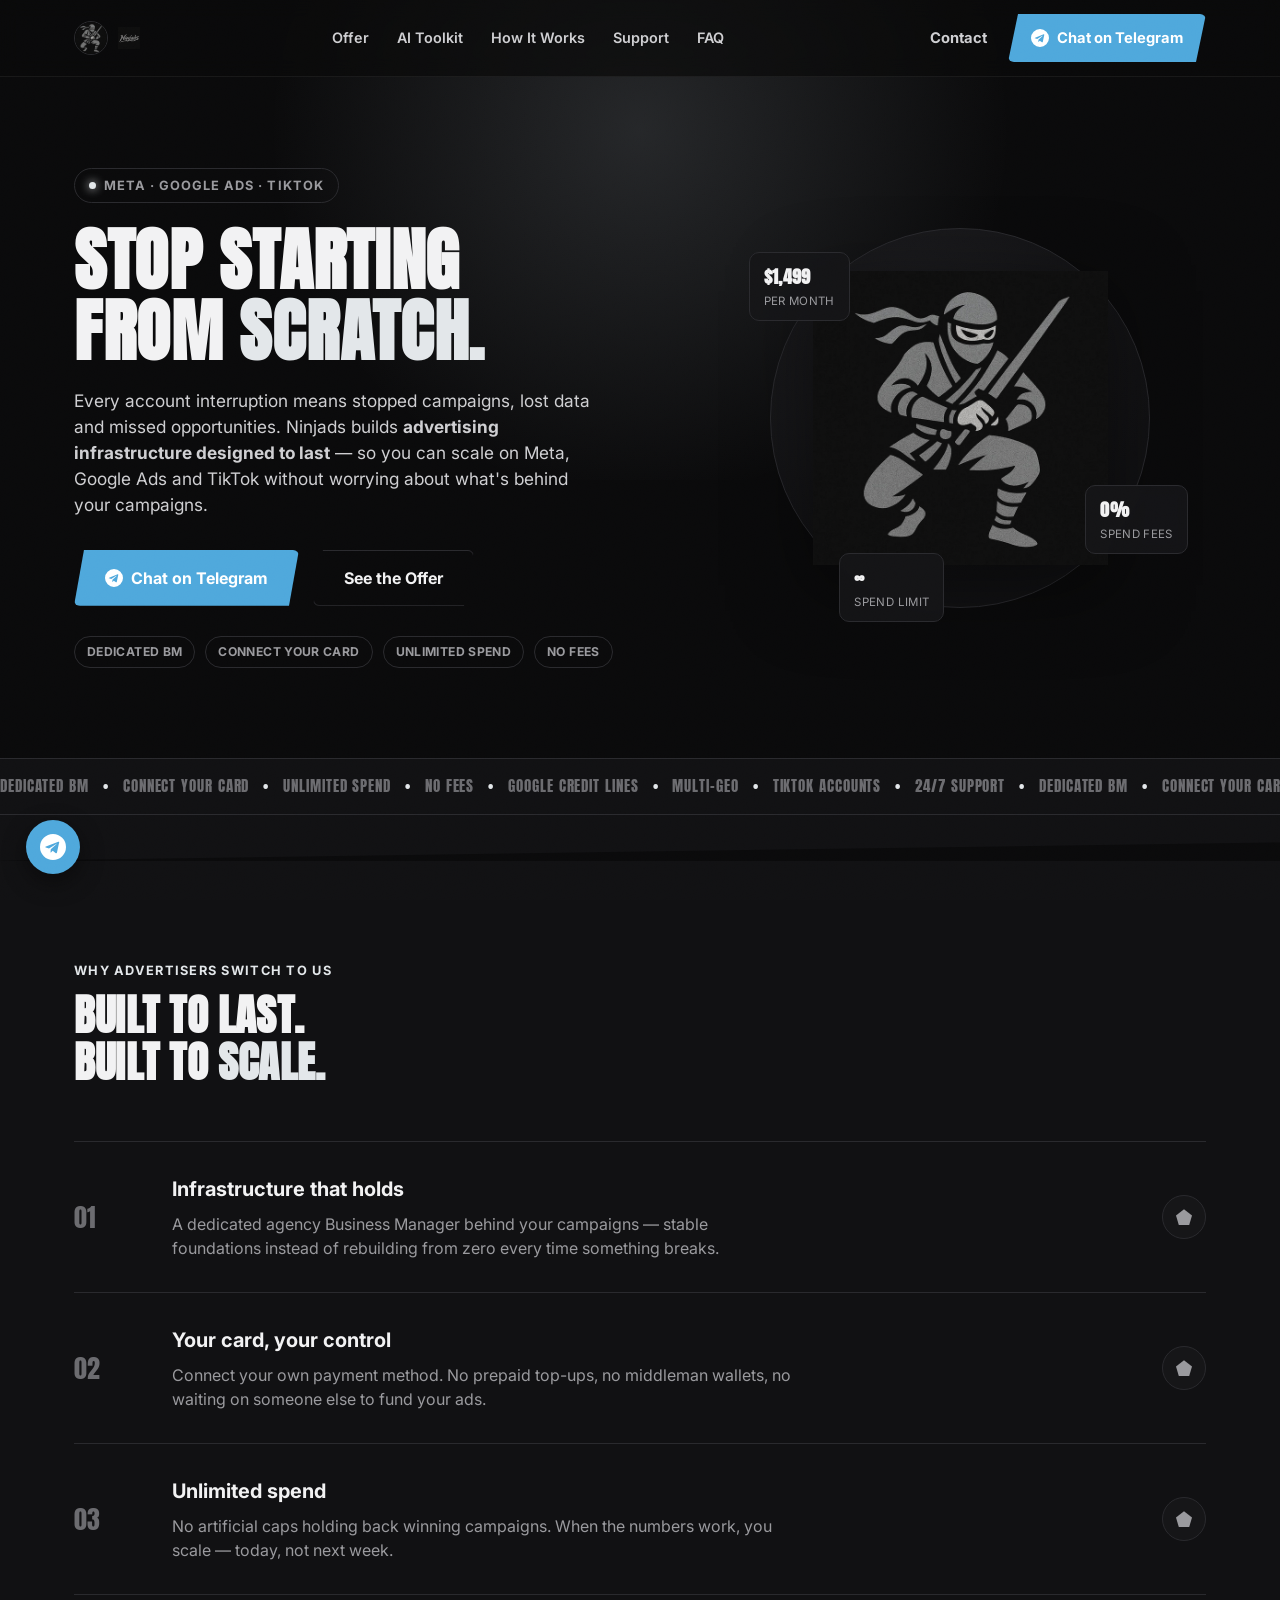
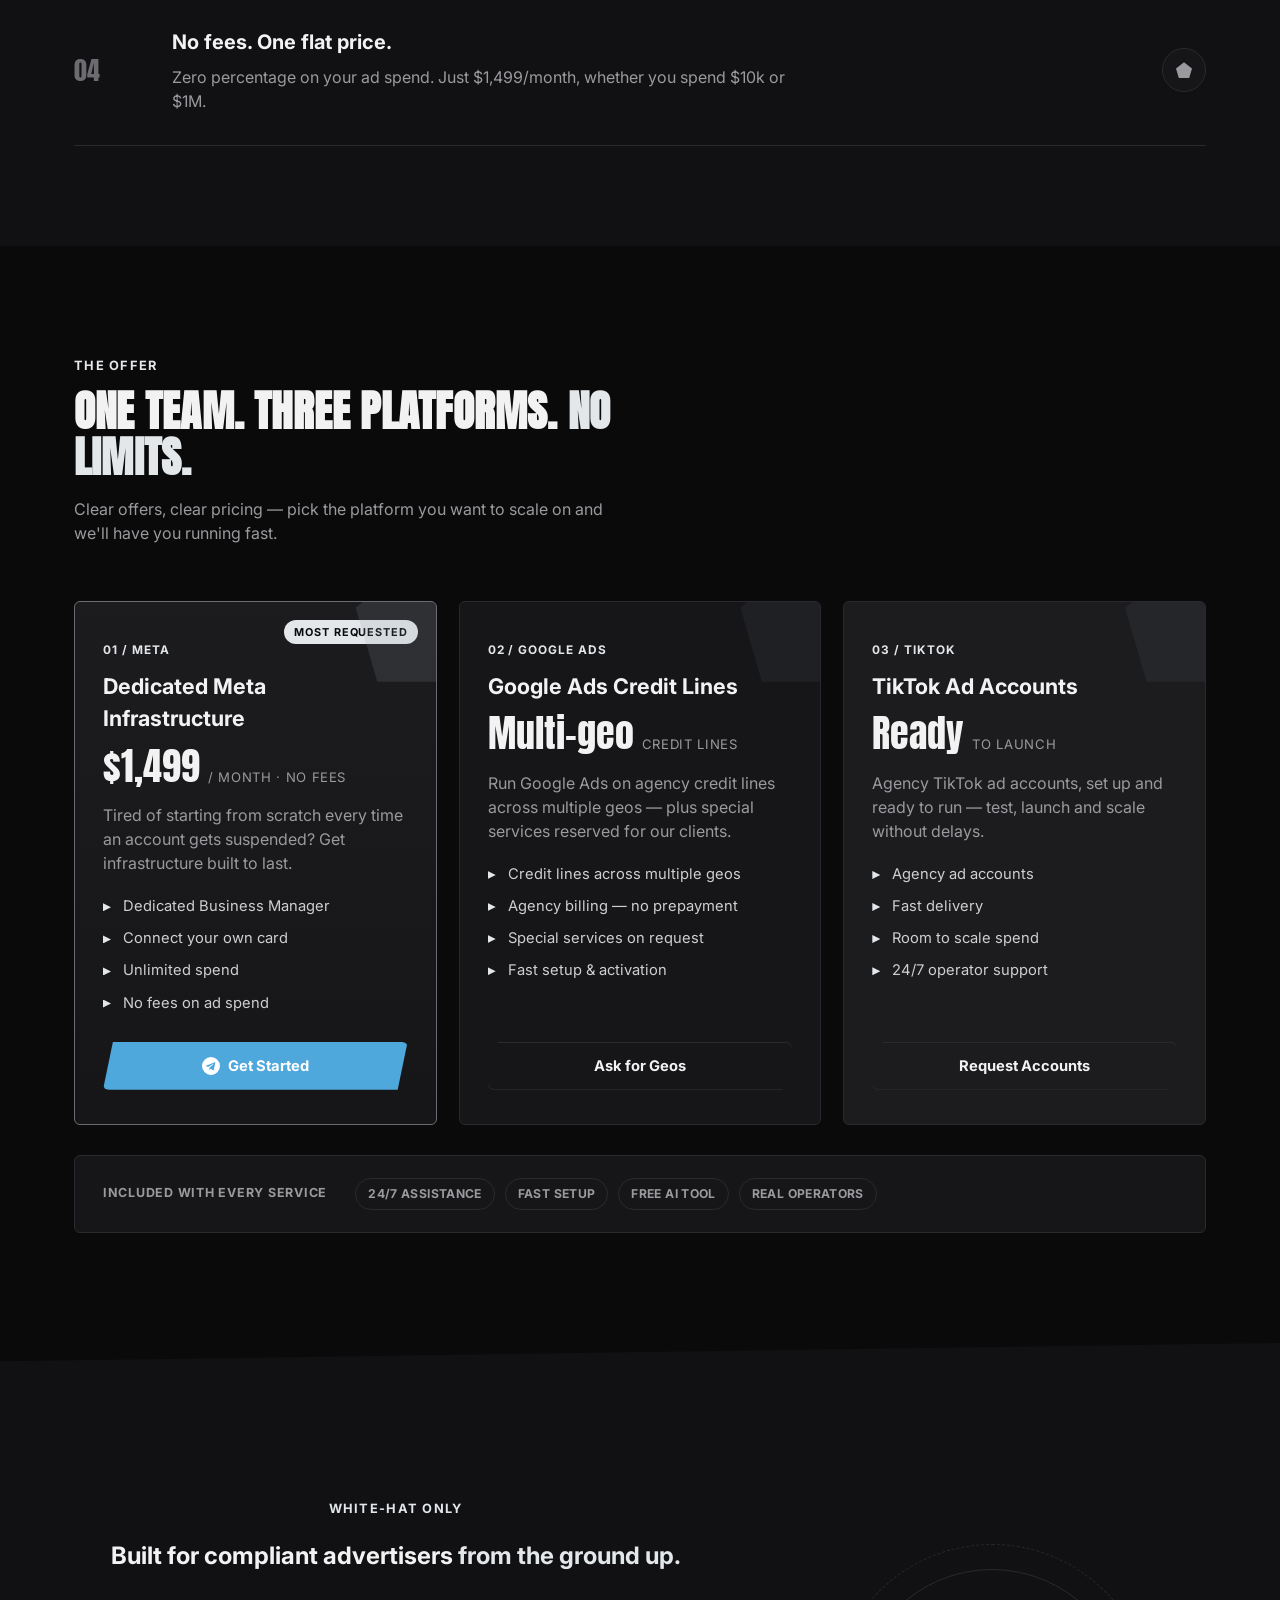
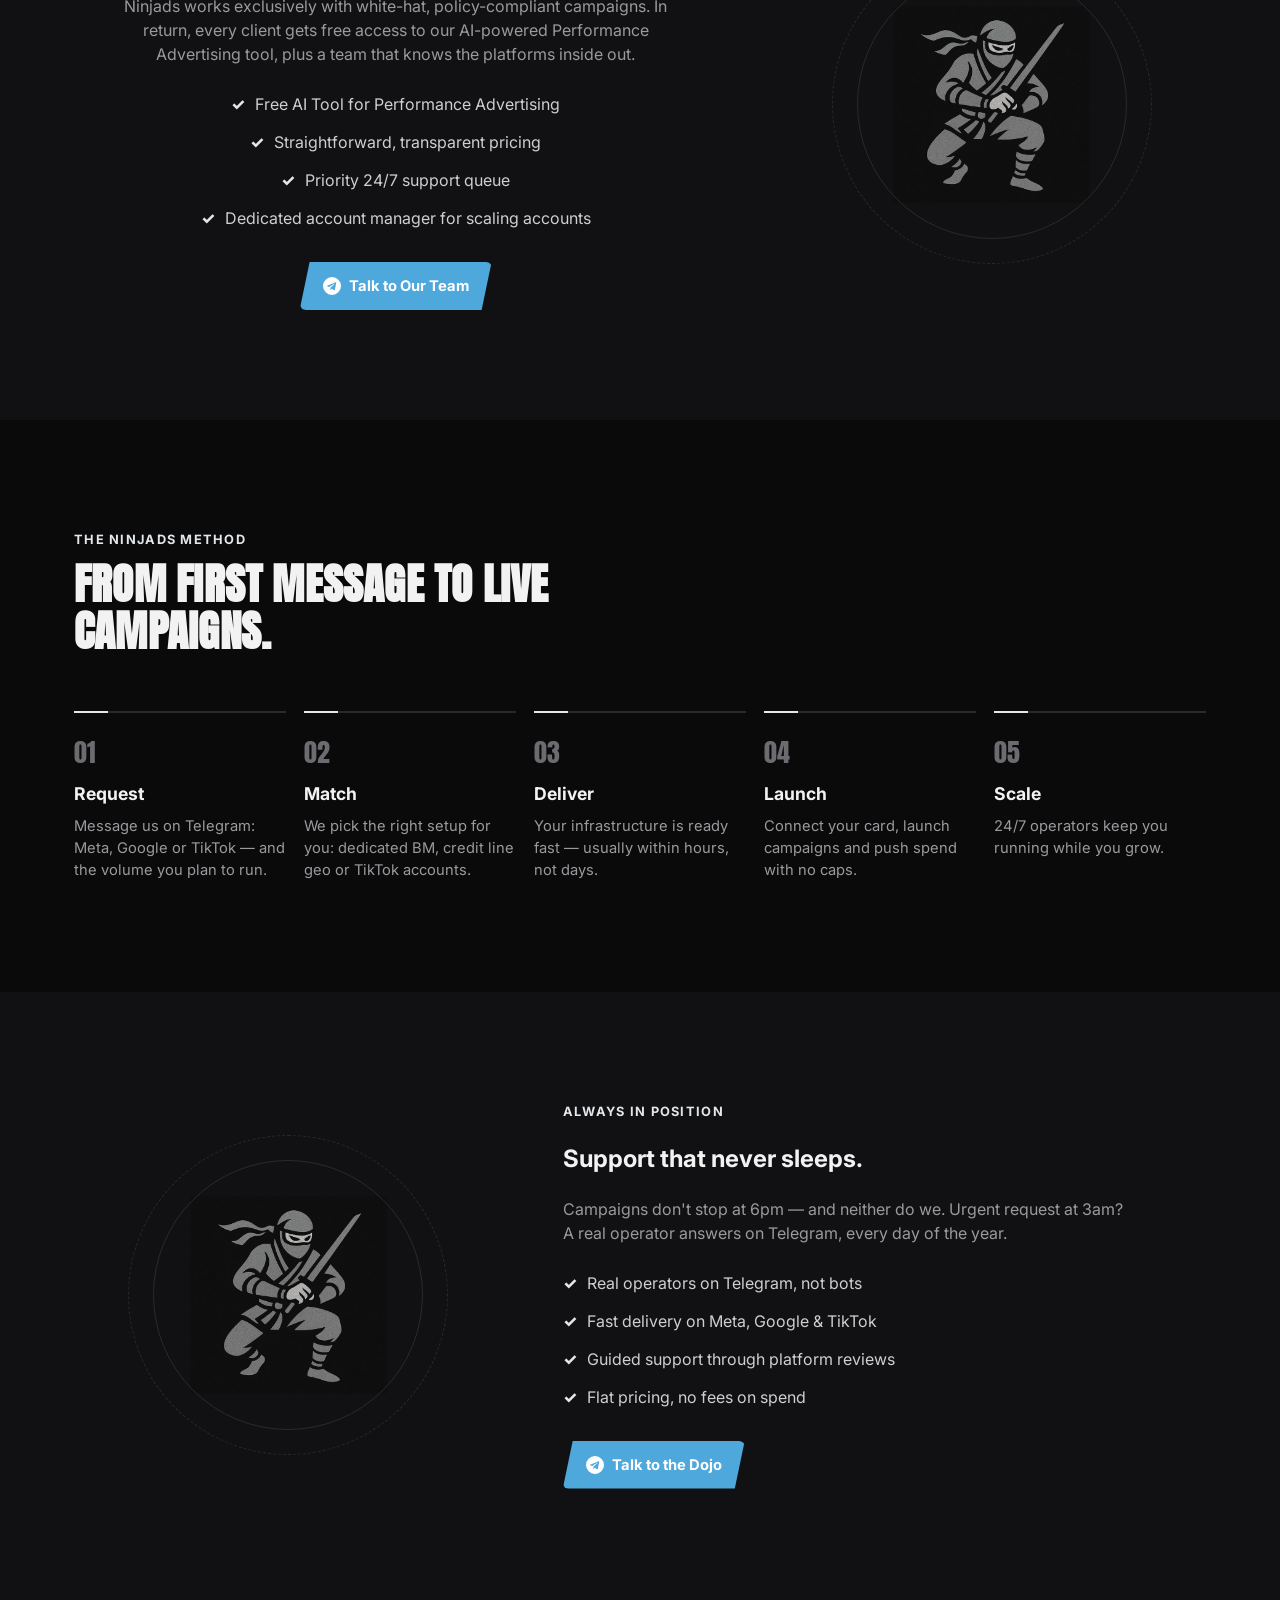
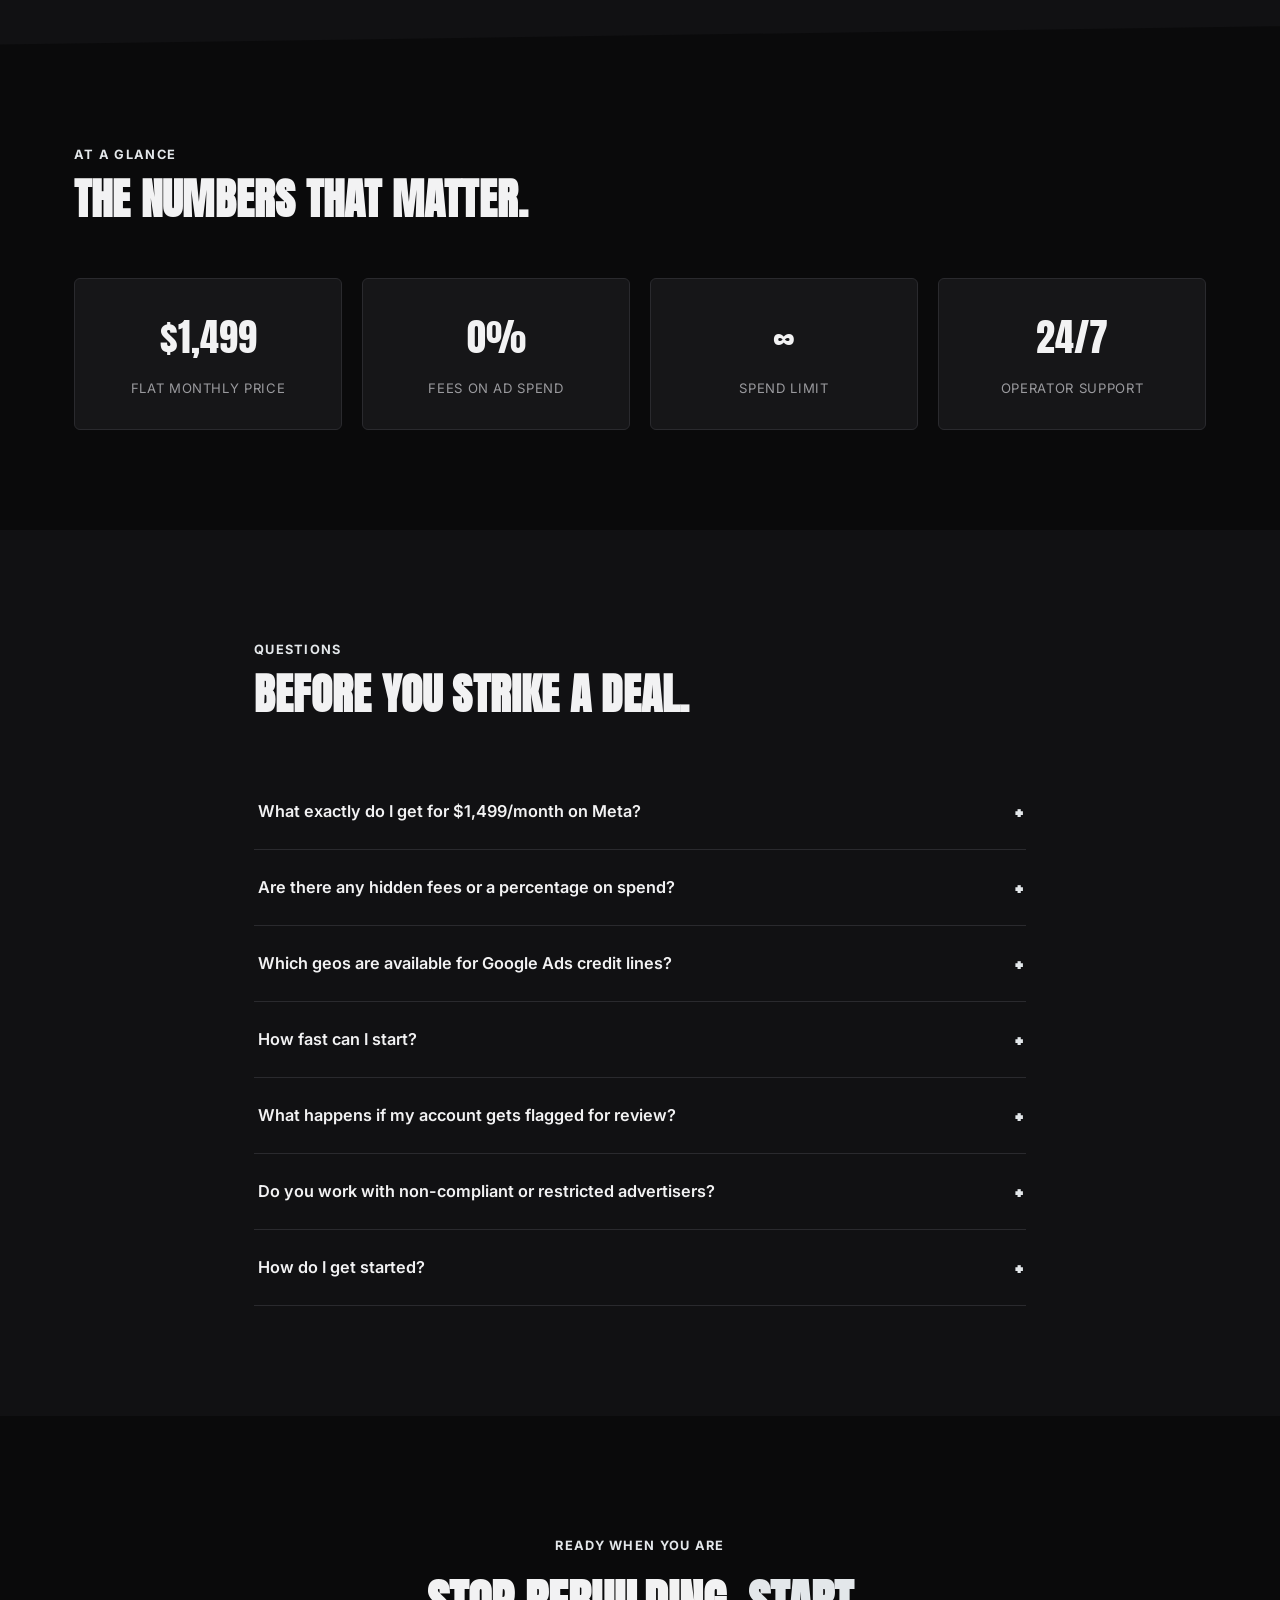
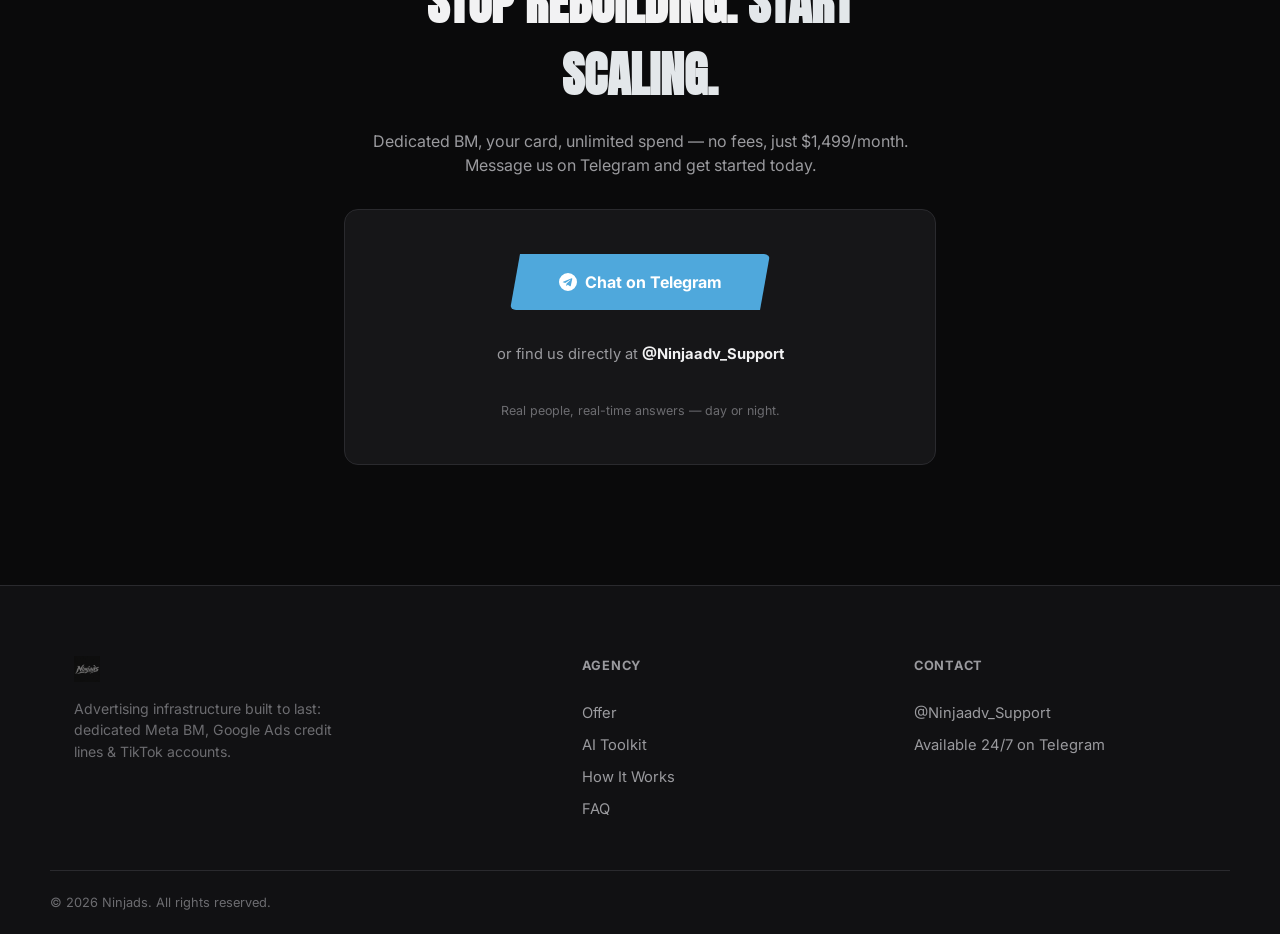
<file: index.html>
<!DOCTYPE html>
<html lang="en">
<head>
<meta charset="UTF-8">
<!-- Google Tag Manager -->
<script>(function(w,d,s,l,i){w[l]=w[l]||[];w[l].push({'gtm.start':
new Date().getTime(),event:'gtm.js'});var f=d.getElementsByTagName(s)[0],
j=d.createElement(s),dl=l!='dataLayer'?'&l='+l:'';j.async=true;j.src=
'https://www.googletagmanager.com/gtm.js?id='+i+dl;f.parentNode.insertBefore(j,f);
})(window,document,'script','dataLayer','GTM-PDC67V65');</script>
<!-- End Google Tag Manager -->
<meta name="viewport" content="width=device-width, initial-scale=1.0">
<title>Ninjads — Dedicated Meta BM, Google Credit Lines &amp; TikTok Accounts</title>
<meta name="description" content="Advertising infrastructure built to last. Dedicated Meta Business Manager, connect your own card, unlimited spend — no fees, just $1,499/month. Plus Google Ads credit lines across multiple geos and TikTok agency accounts.">
<link rel="icon" href="assets/img/ninjads-mascot.jpg" type="image/jpeg">
<link rel="preconnect" href="https://fonts.googleapis.com">
<link rel="preconnect" href="https://fonts.gstatic.com" crossorigin>
<link href="https://fonts.googleapis.com/css2?family=Anton&family=Inter:wght@400;500;600;700;800&display=swap" rel="stylesheet">
<link rel="stylesheet" href="css/style.css">
</head>
<body>
<!-- Google Tag Manager (noscript) -->
<noscript><iframe src="https://www.googletagmanager.com/ns.html?id=GTM-PDC67V65"
height="0" width="0" style="display:none;visibility:hidden"></iframe></noscript>
<!-- End Google Tag Manager (noscript) -->

<div class="noise-overlay" aria-hidden="true"></div>

<!-- ============ NAV ============ -->
<header class="site-header" id="header">
  <div class="container header-inner">
    <a href="#top" class="brand">
      <img src="assets/img/ninjads-mascot.jpg" alt="" class="brand-mark">
      <img src="assets/img/ninjads-wordmark.png" alt="Ninjads" class="brand-logo">
    </a>

    <nav class="main-nav" id="mainNav">
      <a href="#services">Offer</a>
      <a href="#toolkit">AI Toolkit</a>
      <a href="#process">How It Works</a>
      <a href="#support">Support</a>
      <a href="#faq">FAQ</a>
    </nav>

    <div class="header-cta">
      <a href="#contact" class="btn btn-ghost">Contact</a>
      <a href="https://t.me/Ninjaadv_Support" class="btn btn-telegram" target="_blank" rel="noopener">
        <svg class="btn-icon" viewBox="0 0 240 240" fill="currentColor" aria-hidden="true"><path d="M120 0a120 120 0 100 240 120 120 0 000-240zm55.6 82.5l-18.9 89.2c-1.4 6.4-5.2 8-10.5 5l-29-21.4-14 13.5c-1.6 1.6-2.9 2.9-5.9 2.9l2.1-30 54.6-49.3c2.4-2.1-.5-3.3-3.7-1.2l-67.5 42.5-29.1-9.1c-6.3-2-6.4-6.3 1.3-9.3l113.8-43.9c5.3-1.9 9.9 1.3 8.1 9.1z"/></svg>
        Chat on Telegram
      </a>
    </div>

    <button class="nav-toggle" id="navToggle" aria-label="Toggle menu" aria-expanded="false">
      <span></span><span></span><span></span>
    </button>
  </div>
</header>

<main id="top">

  <!-- ============ HERO ============ -->
  <section class="hero">
    <div class="hero-glow" aria-hidden="true"></div>
    <div class="container hero-inner">
      <div class="hero-copy reveal">
        <span class="eyebrow"><i class="dot"></i>Meta · Google Ads · TikTok</span>
        <h1>Stop starting<br>from <span class="accent">scratch.</span></h1>
        <p class="hero-sub">
          Every account interruption means stopped campaigns, lost data and missed opportunities.
          Ninjads builds <strong>advertising infrastructure designed to last</strong> — so you can scale
          on Meta, Google Ads and TikTok without worrying about what's behind your campaigns.
        </p>
        <div class="hero-actions">
          <a href="https://t.me/Ninjaadv_Support" class="btn btn-telegram btn-lg" target="_blank" rel="noopener">
            <svg class="btn-icon" viewBox="0 0 240 240" fill="currentColor" aria-hidden="true"><path d="M120 0a120 120 0 100 240 120 120 0 000-240zm55.6 82.5l-18.9 89.2c-1.4 6.4-5.2 8-10.5 5l-29-21.4-14 13.5c-1.6 1.6-2.9 2.9-5.9 2.9l2.1-30 54.6-49.3c2.4-2.1-.5-3.3-3.7-1.2l-67.5 42.5-29.1-9.1c-6.3-2-6.4-6.3 1.3-9.3l113.8-43.9c5.3-1.9 9.9 1.3 8.1 9.1z"/></svg>
            Chat on Telegram
          </a>
          <a href="#services" class="btn btn-outline btn-lg">See the Offer</a>
        </div>
        <div class="hero-badges">
          <span class="badge">Dedicated BM</span>
          <span class="badge">Connect Your Card</span>
          <span class="badge">Unlimited Spend</span>
          <span class="badge">No Fees</span>
        </div>
      </div>

      <div class="hero-visual reveal">
        <div class="hero-frame">
          <img src="assets/img/ninjads-mascot.jpg" alt="Ninjads mascot" class="hero-img">
          <span class="stat-chip chip-1"><strong>$1,499</strong>Per Month</span>
          <span class="stat-chip chip-2"><strong>0%</strong>Spend Fees</span>
          <span class="stat-chip chip-3"><strong>∞</strong>Spend Limit</span>
        </div>
      </div>
    </div>

    <div class="marquee" aria-hidden="true">
      <div class="marquee-track">
        <span>DEDICATED BM</span><span>•</span><span>CONNECT YOUR CARD</span><span>•</span>
        <span>UNLIMITED SPEND</span><span>•</span><span>NO FEES</span><span>•</span>
        <span>GOOGLE CREDIT LINES</span><span>•</span><span>MULTI-GEO</span><span>•</span>
        <span>TIKTOK ACCOUNTS</span><span>•</span><span>24/7 SUPPORT</span><span>•</span>
        <span>DEDICATED BM</span><span>•</span><span>CONNECT YOUR CARD</span><span>•</span>
        <span>UNLIMITED SPEND</span><span>•</span><span>NO FEES</span><span>•</span>
        <span>GOOGLE CREDIT LINES</span><span>•</span><span>MULTI-GEO</span><span>•</span>
        <span>TIKTOK ACCOUNTS</span><span>•</span><span>24/7 SUPPORT</span><span>•</span>
      </div>
    </div>
  </section>

  <div class="edge edge-down" aria-hidden="true"></div>

  <!-- ============ VALUE PROPS ============ -->
  <section class="values">
    <div class="container">
      <div class="section-head reveal">
        <span class="kicker">Why advertisers switch to us</span>
        <h2>Built to last.<br>Built to <span class="accent">scale.</span></h2>
      </div>

      <div class="value-list">
        <div class="value-row reveal">
          <div class="value-num">01</div>
          <div class="value-text">
            <h3>Infrastructure that holds</h3>
            <p>A dedicated agency Business Manager behind your campaigns — stable foundations instead of rebuilding from zero every time something breaks.</p>
          </div>
          <div class="value-icon" data-icon="shield"></div>
        </div>
        <div class="value-row reveal">
          <div class="value-num">02</div>
          <div class="value-text">
            <h3>Your card, your control</h3>
            <p>Connect your own payment method. No prepaid top-ups, no middleman wallets, no waiting on someone else to fund your ads.</p>
          </div>
          <div class="value-icon" data-icon="platforms"></div>
        </div>
        <div class="value-row reveal">
          <div class="value-num">03</div>
          <div class="value-text">
            <h3>Unlimited spend</h3>
            <p>No artificial caps holding back winning campaigns. When the numbers work, you scale — today, not next week.</p>
          </div>
          <div class="value-icon" data-icon="clock"></div>
        </div>
        <div class="value-row reveal">
          <div class="value-num">04</div>
          <div class="value-text">
            <h3>No fees. One flat price.</h3>
            <p>Zero percentage on your ad spend. Just $1,499/month, whether you spend $10k or $1M.</p>
          </div>
          <div class="value-icon" data-icon="fee"></div>
        </div>
      </div>
    </div>
  </section>

  <!-- ============ SERVICES ============ -->
  <section class="services" id="services">
    <div class="container">
      <div class="section-head reveal">
        <span class="kicker">The offer</span>
        <h2>One team. Three platforms. <span class="accent">No limits.</span></h2>
        <p class="section-sub">Clear offers, clear pricing — pick the platform you want to scale on and we'll have you running fast.</p>
      </div>

      <div class="service-grid">
        <article class="service-card service-card-featured reveal">
          <span class="service-flag">Most requested</span>
          <div class="service-card-head">
            <span class="service-tag">01 / Meta</span>
            <h3>Dedicated Meta Infrastructure</h3>
          </div>
          <div class="service-price"><strong>$1,499</strong><span>/ month · no fees</span></div>
          <p>Tired of starting from scratch every time an account gets suspended? Get infrastructure built to last.</p>
          <ul class="service-list">
            <li>Dedicated Business Manager</li>
            <li>Connect your own card</li>
            <li>Unlimited spend</li>
            <li>No fees on ad spend</li>
          </ul>
          <a href="https://t.me/Ninjaadv_Support" class="btn btn-telegram service-cta" target="_blank" rel="noopener">
            <svg class="btn-icon" viewBox="0 0 240 240" fill="currentColor" aria-hidden="true"><path d="M120 0a120 120 0 100 240 120 120 0 000-240zm55.6 82.5l-18.9 89.2c-1.4 6.4-5.2 8-10.5 5l-29-21.4-14 13.5c-1.6 1.6-2.9 2.9-5.9 2.9l2.1-30 54.6-49.3c2.4-2.1-.5-3.3-3.7-1.2l-67.5 42.5-29.1-9.1c-6.3-2-6.4-6.3 1.3-9.3l113.8-43.9c5.3-1.9 9.9 1.3 8.1 9.1z"/></svg>
            Get Started
          </a>
        </article>

        <article class="service-card reveal">
          <div class="service-card-head">
            <span class="service-tag">02 / Google Ads</span>
            <h3>Google Ads Credit Lines</h3>
          </div>
          <div class="service-price"><strong>Multi-geo</strong><span>credit lines</span></div>
          <p>Run Google Ads on agency credit lines across multiple geos — plus special services reserved for our clients.</p>
          <ul class="service-list">
            <li>Credit lines across multiple geos</li>
            <li>Agency billing — no prepayment</li>
            <li>Special services on request</li>
            <li>Fast setup &amp; activation</li>
          </ul>
          <a href="https://t.me/Ninjaadv_Support" class="btn btn-outline service-cta" target="_blank" rel="noopener">Ask for Geos</a>
        </article>

        <article class="service-card service-card-alt reveal">
          <div class="service-card-head">
            <span class="service-tag">03 / TikTok</span>
            <h3>TikTok Ad Accounts</h3>
          </div>
          <div class="service-price"><strong>Ready</strong><span>to launch</span></div>
          <p>Agency TikTok ad accounts, set up and ready to run — test, launch and scale without delays.</p>
          <ul class="service-list">
            <li>Agency ad accounts</li>
            <li>Fast delivery</li>
            <li>Room to scale spend</li>
            <li>24/7 operator support</li>
          </ul>
          <a href="https://t.me/Ninjaadv_Support" class="btn btn-outline service-cta" target="_blank" rel="noopener">Request Accounts</a>
        </article>
      </div>

      <div class="service-includes reveal">
        <span class="service-includes-label">Included with every service</span>
        <div class="service-includes-list">
          <span class="badge">24/7 Assistance</span>
          <span class="badge">Fast Setup</span>
          <span class="badge">Free AI Tool</span>
          <span class="badge">Real Operators</span>
        </div>
      </div>
    </div>
  </section>

  <div class="edge edge-up" aria-hidden="true"></div>

  <!-- ============ AI TOOLKIT ============ -->
  <section class="toolkit" id="toolkit">
    <div class="container support-inner flip">
      <div class="support-copy center-copy reveal">
        <span class="kicker">White-hat only</span>
        <h2>Built for compliant advertisers <span class="accent">from the ground up.</span></h2>
        <p class="section-sub">
          Ninjads works exclusively with white-hat, policy-compliant campaigns. In return, every
          client gets free access to our AI-powered Performance Advertising tool, plus a team
          that knows the platforms inside out.
        </p>
        <ul class="support-list">
          <li><span class="check">✓</span> Free AI Tool for Performance Advertising</li>
          <li><span class="check">✓</span> Straightforward, transparent pricing</li>
          <li><span class="check">✓</span> Priority 24/7 support queue</li>
          <li><span class="check">✓</span> Dedicated account manager for scaling accounts</li>
        </ul>
        <a href="https://t.me/Ninjaadv_Support" class="btn btn-telegram" target="_blank" rel="noopener">
          <svg class="btn-icon" viewBox="0 0 240 240" fill="currentColor" aria-hidden="true"><path d="M120 0a120 120 0 100 240 120 120 0 000-240zm55.6 82.5l-18.9 89.2c-1.4 6.4-5.2 8-10.5 5l-29-21.4-14 13.5c-1.6 1.6-2.9 2.9-5.9 2.9l2.1-30 54.6-49.3c2.4-2.1-.5-3.3-3.7-1.2l-67.5 42.5-29.1-9.1c-6.3-2-6.4-6.3 1.3-9.3l113.8-43.9c5.3-1.9 9.9 1.3 8.1 9.1z"/></svg>
          Talk to Our Team
        </a>
      </div>
      <div class="support-visual reveal">
        <div class="support-ring">
          <img src="assets/img/ninjads-mascot.jpg" alt="Ninjads mascot" class="support-img">
        </div>
      </div>
    </div>
  </section>

  <!-- ============ PROCESS ============ -->
  <section class="process" id="process">
    <div class="container">
      <div class="section-head reveal">
        <span class="kicker">The Ninjads method</span>
        <h2>From first message to live campaigns.</h2>
      </div>

      <div class="process-grid">
        <div class="process-step reveal">
          <span class="process-index">01</span>
          <h3>Request</h3>
          <p>Message us on Telegram: Meta, Google or TikTok — and the volume you plan to run.</p>
        </div>
        <div class="process-step reveal">
          <span class="process-index">02</span>
          <h3>Match</h3>
          <p>We pick the right setup for you: dedicated BM, credit line geo or TikTok accounts.</p>
        </div>
        <div class="process-step reveal">
          <span class="process-index">03</span>
          <h3>Deliver</h3>
          <p>Your infrastructure is ready fast — usually within hours, not days.</p>
        </div>
        <div class="process-step reveal">
          <span class="process-index">04</span>
          <h3>Launch</h3>
          <p>Connect your card, launch campaigns and push spend with no caps.</p>
        </div>
        <div class="process-step reveal">
          <span class="process-index">05</span>
          <h3>Scale</h3>
          <p>24/7 operators keep you running while you grow.</p>
        </div>
      </div>
    </div>
  </section>

  <!-- ============ 24/7 SUPPORT ============ -->
  <section class="support" id="support">
    <div class="container support-inner">
      <div class="support-visual reveal">
        <div class="support-ring">
          <img src="assets/img/ninjads-mascot.jpg" alt="Ninjads mascot" class="support-img">
        </div>
      </div>
      <div class="support-copy reveal">
        <span class="kicker">Always in position</span>
        <h2>Support that never sleeps.</h2>
        <p class="section-sub">
          Campaigns don't stop at 6pm — and neither do we. Urgent request at 3am?
          A real operator answers on Telegram, every day of the year.
        </p>
        <ul class="support-list">
          <li><span class="check">✓</span> Real operators on Telegram, not bots</li>
          <li><span class="check">✓</span> Fast delivery on Meta, Google &amp; TikTok</li>
          <li><span class="check">✓</span> Guided support through platform reviews</li>
          <li><span class="check">✓</span> Flat pricing, no fees on spend</li>
        </ul>
        <a href="https://t.me/Ninjaadv_Support" class="btn btn-telegram" target="_blank" rel="noopener">
          <svg class="btn-icon" viewBox="0 0 240 240" fill="currentColor" aria-hidden="true"><path d="M120 0a120 120 0 100 240 120 120 0 000-240zm55.6 82.5l-18.9 89.2c-1.4 6.4-5.2 8-10.5 5l-29-21.4-14 13.5c-1.6 1.6-2.9 2.9-5.9 2.9l2.1-30 54.6-49.3c2.4-2.1-.5-3.3-3.7-1.2l-67.5 42.5-29.1-9.1c-6.3-2-6.4-6.3 1.3-9.3l113.8-43.9c5.3-1.9 9.9 1.3 8.1 9.1z"/></svg>
          Talk to the Dojo
        </a>
      </div>
    </div>
  </section>

  <div class="edge edge-down" aria-hidden="true"></div>

  <!-- ============ AT A GLANCE ============ -->
  <section class="stats" id="results">
    <div class="container">
      <div class="section-head reveal">
        <span class="kicker">At a glance</span>
        <h2>The numbers that matter.</h2>
      </div>
      <div class="stats-grid">
        <div class="stat-card reveal">
          <span class="stat-value">$1,499</span>
          <span class="stat-label">Flat monthly price</span>
        </div>
        <div class="stat-card reveal">
          <span class="stat-value">0%</span>
          <span class="stat-label">Fees on ad spend</span>
        </div>
        <div class="stat-card reveal">
          <span class="stat-value">∞</span>
          <span class="stat-label">Spend limit</span>
        </div>
        <div class="stat-card reveal">
          <span class="stat-value">24/7</span>
          <span class="stat-label">Operator support</span>
        </div>
      </div>
    </div>
  </section>

  <!-- ============ FAQ ============ -->
  <section class="faq" id="faq">
    <div class="container faq-inner">
      <div class="section-head reveal">
        <span class="kicker">Questions</span>
        <h2>Before you strike a deal.</h2>
      </div>

      <div class="accordion" id="accordion">
        <div class="accordion-item reveal">
          <button class="accordion-trigger" aria-expanded="false">
            <span>What exactly do I get for $1,499/month on Meta?</span>
            <span class="accordion-icon">+</span>
          </button>
          <div class="accordion-panel">
            <p>A dedicated Business Manager, the ability to connect your own card, unlimited spend and 24/7 operator support. No fees on your ad spend — the monthly price is all you pay us.</p>
          </div>
        </div>
        <div class="accordion-item reveal">
          <button class="accordion-trigger" aria-expanded="false">
            <span>Are there any hidden fees or a percentage on spend?</span>
            <span class="accordion-icon">+</span>
          </button>
          <div class="accordion-panel">
            <p>No. Zero percentage on spend, no top-up commissions, no setup surprises. One flat monthly price for Meta; Google and TikTok pricing is quoted upfront on Telegram.</p>
          </div>
        </div>
        <div class="accordion-item reveal">
          <button class="accordion-trigger" aria-expanded="false">
            <span>Which geos are available for Google Ads credit lines?</span>
            <span class="accordion-icon">+</span>
          </button>
          <div class="accordion-panel">
            <p>Availability changes over time — message us on Telegram with your target markets and we'll confirm the geos and special services available right now.</p>
          </div>
        </div>
        <div class="accordion-item reveal">
          <button class="accordion-trigger" aria-expanded="false">
            <span>How fast can I start?</span>
            <span class="accordion-icon">+</span>
          </button>
          <div class="accordion-panel">
            <p>Most setups are delivered within hours, not days. Message us on Telegram and we'll confirm timing for your platform and volume.</p>
          </div>
        </div>
        <div class="accordion-item reveal">
          <button class="accordion-trigger" aria-expanded="false">
            <span>What happens if my account gets flagged for review?</span>
            <span class="accordion-icon">+</span>
          </button>
          <div class="accordion-panel">
            <p>We're here 24/7 to help you understand the flag, gather what's needed, and guide you through the platform's own review process.</p>
          </div>
        </div>
        <div class="accordion-item reveal">
          <button class="accordion-trigger" aria-expanded="false">
            <span>Do you work with non-compliant or restricted advertisers?</span>
            <span class="accordion-icon">+</span>
          </button>
          <div class="accordion-panel">
            <p>No — we work exclusively with white-hat, policy-compliant advertisers. In return, every client gets transparent pricing, priority support and free access to our AI Performance Advertising tool.</p>
          </div>
        </div>
        <div class="accordion-item reveal">
          <button class="accordion-trigger" aria-expanded="false">
            <span>How do I get started?</span>
            <span class="accordion-icon">+</span>
          </button>
          <div class="accordion-panel">
            <p>Message us directly on Telegram at <strong>@Ninjaadv_Support</strong> — a real operator will walk you through the offer and availability, 24/7.</p>
          </div>
        </div>
      </div>
    </div>
  </section>

  <!-- ============ FINAL CTA / CONTACT ============ -->
  <section class="final-cta" id="contact">
    <div class="container final-cta-inner reveal">
      <span class="kicker">Ready when you are</span>
      <h2>Stop rebuilding. <span class="accent">Start scaling.</span></h2>
      <p class="section-sub">Dedicated BM, your card, unlimited spend — no fees, just $1,499/month. Message us on Telegram and get started today.</p>
      <div class="contact-card">
        <a href="https://t.me/Ninjaadv_Support" class="btn btn-telegram btn-lg" target="_blank" rel="noopener">
          <svg class="btn-icon" viewBox="0 0 240 240" fill="currentColor" aria-hidden="true"><path d="M120 0a120 120 0 100 240 120 120 0 000-240zm55.6 82.5l-18.9 89.2c-1.4 6.4-5.2 8-10.5 5l-29-21.4-14 13.5c-1.6 1.6-2.9 2.9-5.9 2.9l2.1-30 54.6-49.3c2.4-2.1-.5-3.3-3.7-1.2l-67.5 42.5-29.1-9.1c-6.3-2-6.4-6.3 1.3-9.3l113.8-43.9c5.3-1.9 9.9 1.3 8.1 9.1z"/></svg>
          Chat on Telegram
        </a>
        <p class="contact-handle">or find us directly at <strong>@Ninjaadv_Support</strong></p>
        <p class="form-note">Real people, real-time answers — day or night.</p>
      </div>
    </div>
  </section>

</main>

<!-- ============ FOOTER ============ -->
<footer class="site-footer">
  <div class="container footer-inner">
    <div class="footer-brand">
      <a href="#top" class="brand">
        <img src="assets/img/ninjads-wordmark.png" alt="Ninjads" class="brand-logo">
      </a>
      <p>Advertising infrastructure built to last: dedicated Meta BM, Google Ads credit lines &amp; TikTok accounts.</p>
    </div>

    <div class="footer-col">
      <h4>Agency</h4>
      <a href="#services">Offer</a>
      <a href="#toolkit">AI Toolkit</a>
      <a href="#process">How It Works</a>
      <a href="#faq">FAQ</a>
    </div>

    <div class="footer-col">
      <h4>Contact</h4>
      <a href="https://t.me/Ninjaadv_Support" target="_blank" rel="noopener">@Ninjaadv_Support</a>
      <span>Available 24/7 on Telegram</span>
    </div>
  </div>
  <div class="container footer-bottom">
    <span>&copy; <span id="year"></span> Ninjads. All rights reserved.</span>
  </div>
</footer>

<a href="https://t.me/Ninjaadv_Support" class="telegram-fab" target="_blank" rel="noopener" aria-label="Chat with us on Telegram">
  <svg viewBox="0 0 240 240" fill="currentColor" aria-hidden="true"><path d="M120 0a120 120 0 100 240 120 120 0 000-240zm55.6 82.5l-18.9 89.2c-1.4 6.4-5.2 8-10.5 5l-29-21.4-14 13.5c-1.6 1.6-2.9 2.9-5.9 2.9l2.1-30 54.6-49.3c2.4-2.1-.5-3.3-3.7-1.2l-67.5 42.5-29.1-9.1c-6.3-2-6.4-6.3 1.3-9.3l113.8-43.9c5.3-1.9 9.9 1.3 8.1 9.1z"/></svg>
</a>
<button class="back-to-top" id="backToTop" aria-label="Back to top">↑</button>

<script src="js/main.js"></script>
</body>
</html>
</file>
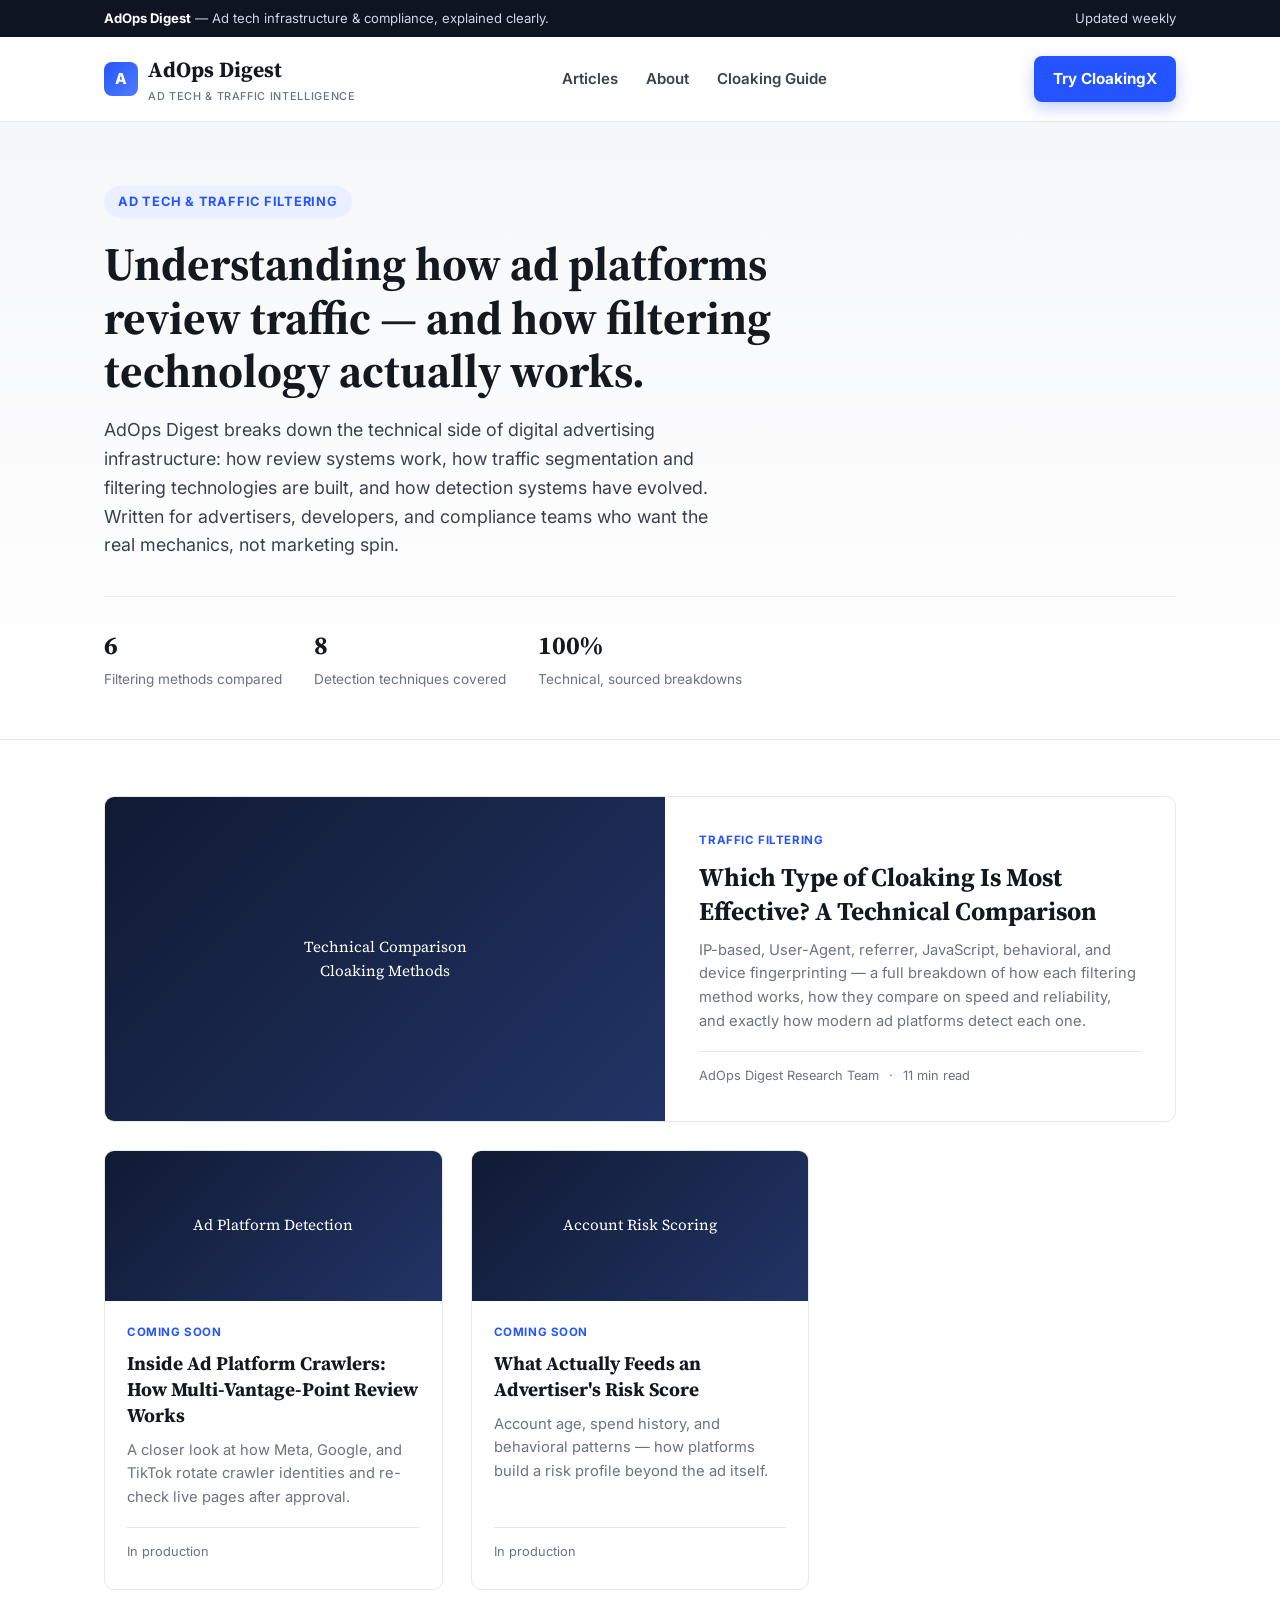
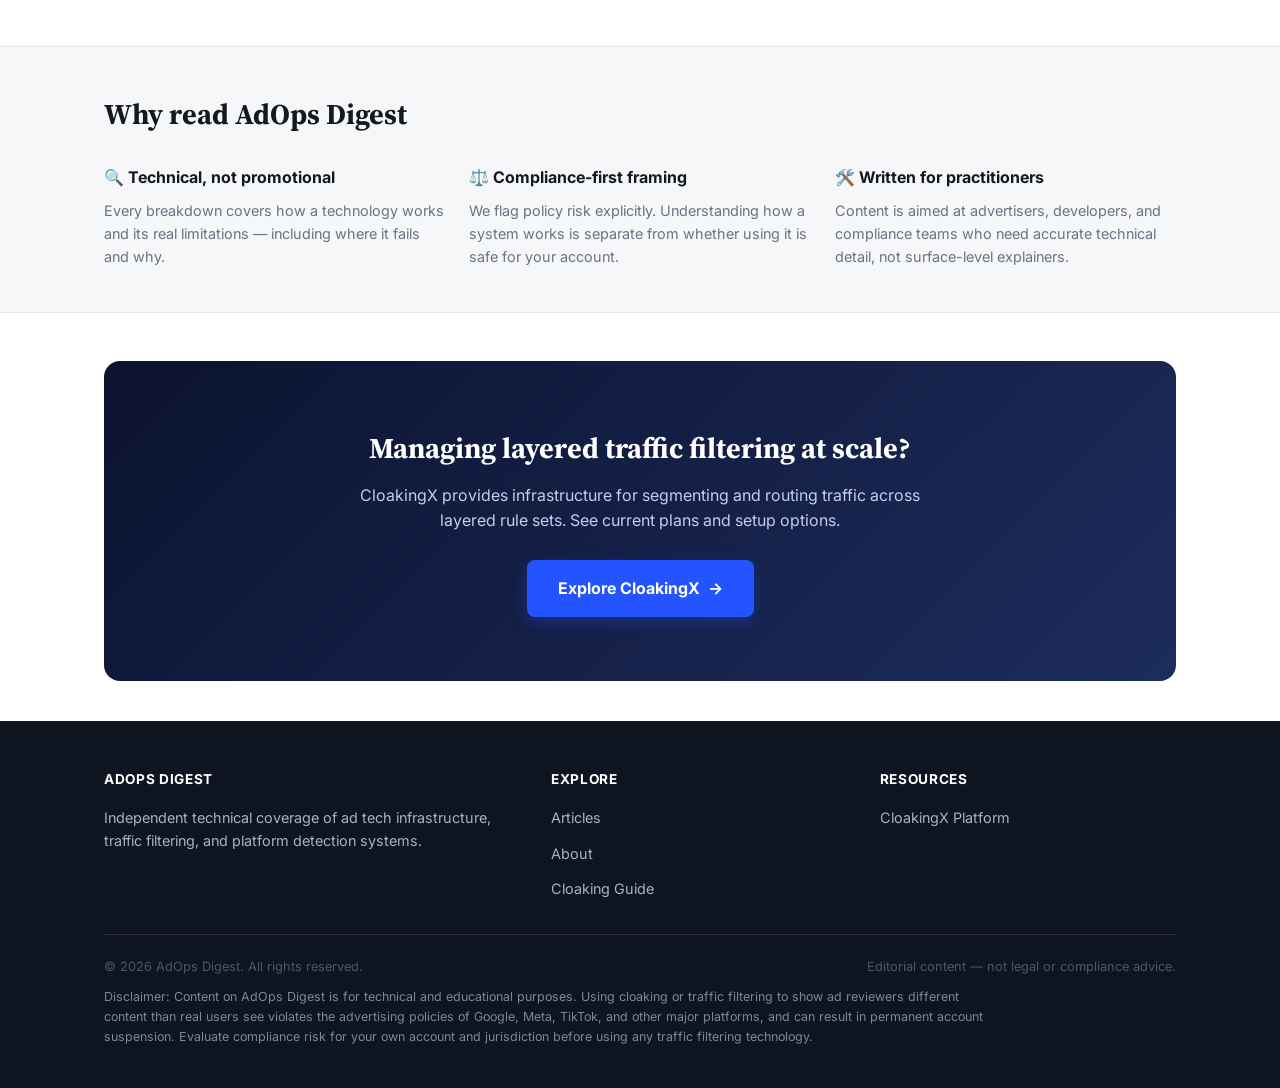
<file: blog/index.html>
<!DOCTYPE html>
<html lang="en">
<head>
<meta charset="UTF-8">
<meta name="viewport" content="width=device-width, initial-scale=1.0">
<title>AdOps Digest — Ad Tech Infrastructure, Detection &amp; Compliance Insights</title>
<meta name="description" content="AdOps Digest covers ad tech infrastructure, traffic filtering technology, and how ad platforms detect and enforce policy — clear, technical, no fluff.">
<link rel="icon" href="data:image/svg+xml,%3Csvg xmlns='http://www.w3.org/2000/svg' viewBox='0 0 100 100'%3E%3Crect width='100' height='100' rx='20' fill='%232454ff'/%3E%3Ctext x='50' y='66' font-size='52' font-family='Arial' font-weight='800' fill='white' text-anchor='middle'%3EA%3C/text%3E%3C/svg%3E" type="image/svg+xml">
<link rel="preconnect" href="https://fonts.googleapis.com">
<link rel="preconnect" href="https://fonts.gstatic.com" crossorigin>
<link href="https://fonts.googleapis.com/css2?family=Inter:wght@400;500;600;700;800&family=Source+Serif+4:wght@600;700&display=swap" rel="stylesheet">
<link rel="stylesheet" href="css/blog.css">
</head>
<body>

<div class="top-bar">
  <div class="container">
    <span><strong>AdOps Digest</strong> — Ad tech infrastructure &amp; compliance, explained clearly.</span>
    <span>Updated weekly</span>
  </div>
</div>

<header class="site-header">
  <div class="container header-inner">
    <a href="index.html" class="brand">
      <span class="brand-mark">A</span>
      <span>
        AdOps Digest
        <span class="brand-tag">Ad Tech &amp; Traffic Intelligence</span>
      </span>
    </a>

    <nav class="main-nav" id="mainNav">
      <a href="index.html#articles">Articles</a>
      <a href="index.html#about">About</a>
      <a href="article-which-cloaking-type-is-most-effective.html">Cloaking Guide</a>
    </nav>

    <div class="header-cta">
      <a href="https://cloakingx.com/register?ref=FRANCESCEC0397" class="btn btn-primary" target="_blank" rel="noopener">Try CloakingX</a>
    </div>

    <button class="nav-toggle" id="navToggle" aria-label="Toggle menu" aria-expanded="false">
      <span></span><span></span><span></span>
    </button>
  </div>
</header>

<main>

  <!-- ============ HERO ============ -->
  <section class="blog-hero">
    <div class="container">
      <span class="eyebrow">Ad Tech &amp; Traffic Filtering</span>
      <h1>Understanding how ad platforms review traffic — and how filtering technology actually works.</h1>
      <p class="lede">
        AdOps Digest breaks down the technical side of digital advertising infrastructure: how review systems work,
        how traffic segmentation and filtering technologies are built, and how detection systems have evolved.
        Written for advertisers, developers, and compliance teams who want the real mechanics, not marketing spin.
      </p>
      <div class="hero-stats">
        <div><strong>6</strong><span>Filtering methods compared</span></div>
        <div><strong>8</strong><span>Detection techniques covered</span></div>
        <div><strong>100%</strong><span>Technical, sourced breakdowns</span></div>
      </div>
    </div>
  </section>

  <!-- ============ ARTICLES ============ -->
  <section class="container" id="articles">
    <div class="post-grid">

      <a href="article-which-cloaking-type-is-most-effective.html" class="post-card featured">
        <div class="post-card-media">
          Technical Comparison<br>Cloaking Methods
        </div>
        <div class="post-card-body">
          <span class="cat">Traffic Filtering</span>
          <h3>Which Type of Cloaking Is Most Effective? A Technical Comparison</h3>
          <p>
            IP-based, User-Agent, referrer, JavaScript, behavioral, and device fingerprinting — a full breakdown of
            how each filtering method works, how they compare on speed and reliability, and exactly how modern ad
            platforms detect each one.
          </p>
          <div class="meta">
            <span>AdOps Digest Research Team</span>
            <span>·</span>
            <span>11 min read</span>
          </div>
        </div>
      </a>

      <div class="post-card">
        <div class="post-card-media">Ad Platform Detection</div>
        <div class="post-card-body">
          <span class="cat">Coming Soon</span>
          <h3>Inside Ad Platform Crawlers: How Multi-Vantage-Point Review Works</h3>
          <p>A closer look at how Meta, Google, and TikTok rotate crawler identities and re-check live pages after approval.</p>
          <div class="meta"><span>In production</span></div>
        </div>
      </div>

      <div class="post-card">
        <div class="post-card-media">Account Risk Scoring</div>
        <div class="post-card-body">
          <span class="cat">Coming Soon</span>
          <h3>What Actually Feeds an Advertiser's Risk Score</h3>
          <p>Account age, spend history, and behavioral patterns — how platforms build a risk profile beyond the ad itself.</p>
          <div class="meta"><span>In production</span></div>
        </div>
      </div>

    </div>
  </section>

  <!-- ============ TRUST STRIP ============ -->
  <section class="trust-strip" id="about">
    <div class="container">
      <div class="section-head">
        <h2>Why read AdOps Digest</h2>
      </div>
      <div class="trust-grid">
        <div class="trust-item">
          <h4>🔍 Technical, not promotional</h4>
          <p>Every breakdown covers how a technology works and its real limitations — including where it fails and why.</p>
        </div>
        <div class="trust-item">
          <h4>⚖️ Compliance-first framing</h4>
          <p>We flag policy risk explicitly. Understanding how a system works is separate from whether using it is safe for your account.</p>
        </div>
        <div class="trust-item">
          <h4>🛠️ Written for practitioners</h4>
          <p>Content is aimed at advertisers, developers, and compliance teams who need accurate technical detail, not surface-level explainers.</p>
        </div>
      </div>
    </div>
  </section>

  <!-- ============ CTA ============ -->
  <section class="container">
    <div class="cta-final">
      <h3>Managing layered traffic filtering at scale?</h3>
      <p>CloakingX provides infrastructure for segmenting and routing traffic across layered rule sets. See current plans and setup options.</p>
      <a href="https://cloakingx.com/register?ref=FRANCESCEC0397" class="btn btn-primary btn-lg" target="_blank" rel="noopener">
        Explore CloakingX <span class="btn-arrow">→</span>
      </a>
    </div>
  </section>

</main>

<footer class="site-footer">
  <div class="container">
    <div class="footer-grid">
      <div>
        <h5>AdOps Digest</h5>
        <p>Independent technical coverage of ad tech infrastructure, traffic filtering, and platform detection systems.</p>
      </div>
      <div>
        <h5>Explore</h5>
        <ul>
          <li><a href="index.html#articles">Articles</a></li>
          <li><a href="index.html#about">About</a></li>
          <li><a href="article-which-cloaking-type-is-most-effective.html">Cloaking Guide</a></li>
        </ul>
      </div>
      <div>
        <h5>Resources</h5>
        <ul>
          <li><a href="https://cloakingx.com/register?ref=FRANCESCEC0397" target="_blank" rel="noopener">CloakingX Platform</a></li>
        </ul>
      </div>
    </div>
    <div class="footer-bottom">
      <span>© <span id="year"></span> AdOps Digest. All rights reserved.</span>
      <span>Editorial content — not legal or compliance advice.</span>
    </div>
    <p class="footer-disclaimer">
      Disclaimer: Content on AdOps Digest is for technical and educational purposes. Using cloaking or traffic
      filtering to show ad reviewers different content than real users see violates the advertising policies of
      Google, Meta, TikTok, and other major platforms, and can result in permanent account suspension. Evaluate
      compliance risk for your own account and jurisdiction before using any traffic filtering technology.
    </p>
  </div>
</footer>

<script src="js/blog.js"></script>
</body>
</html>
</file>
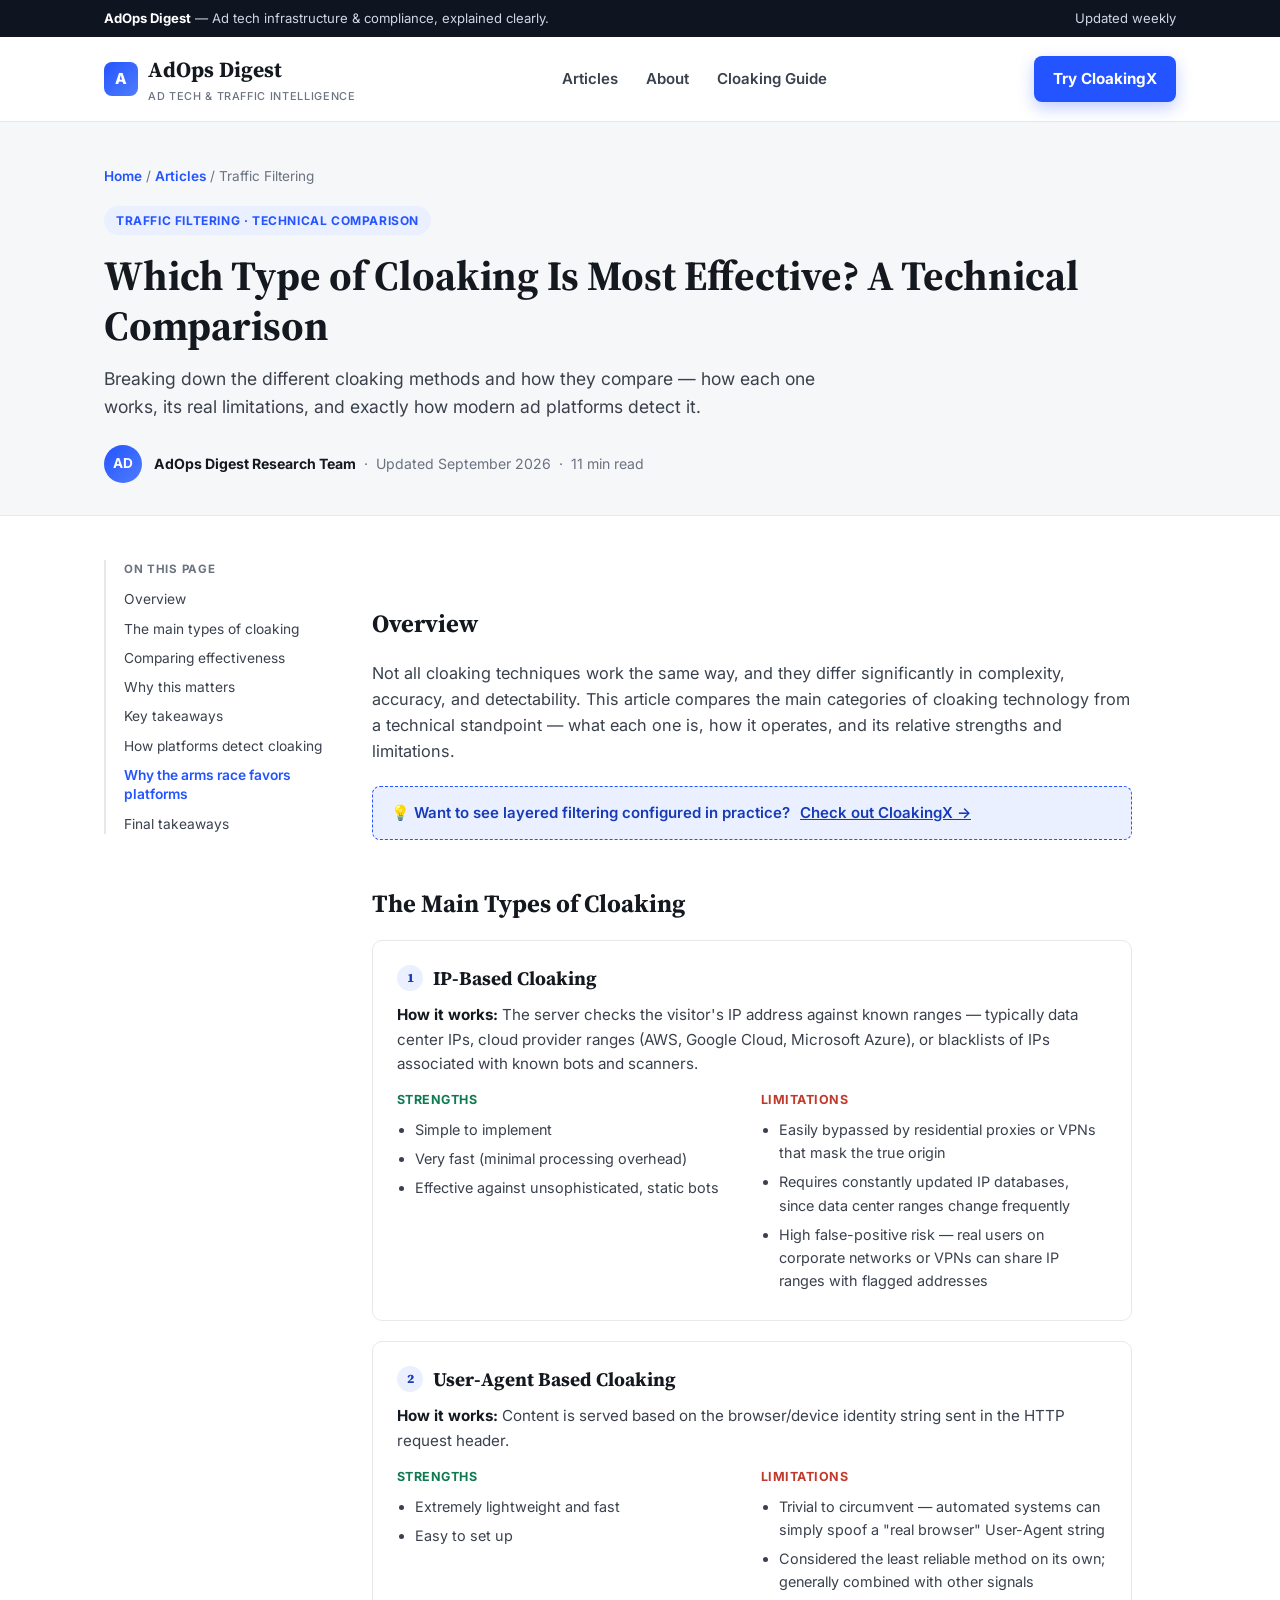
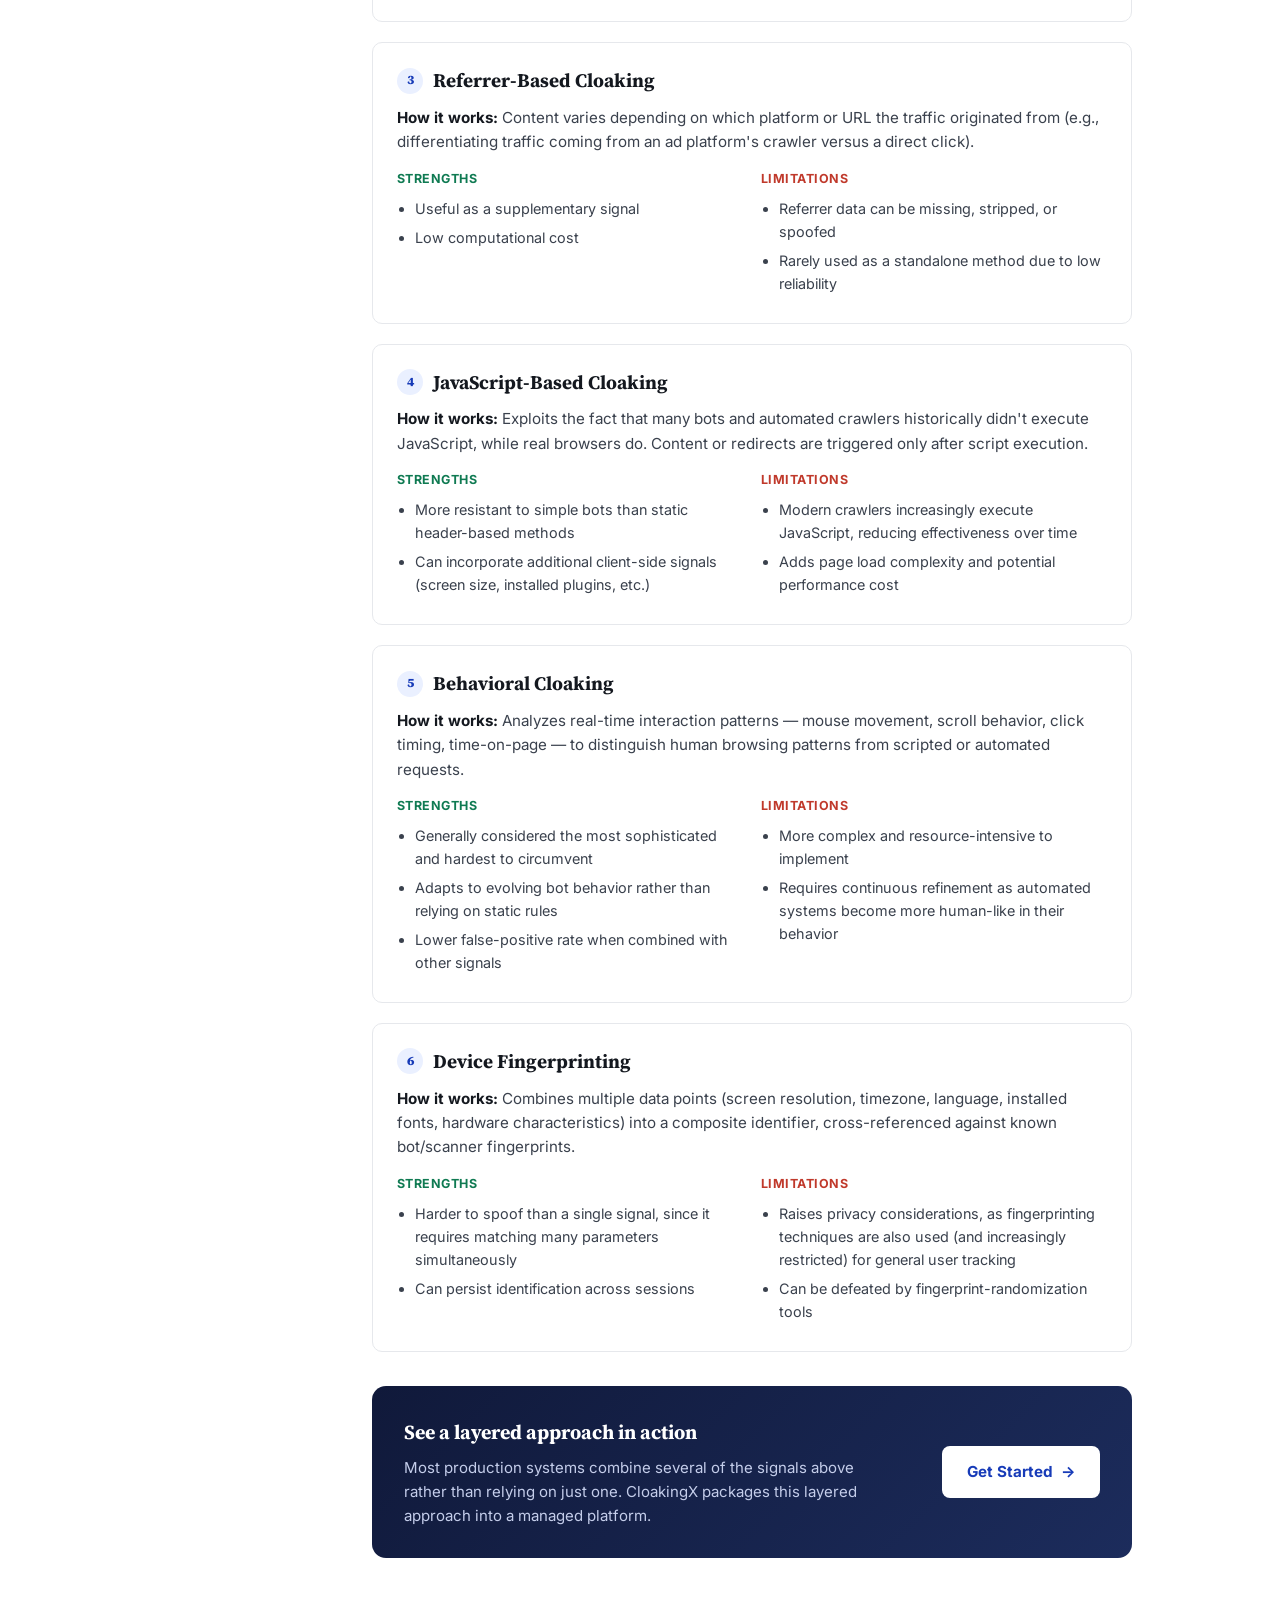
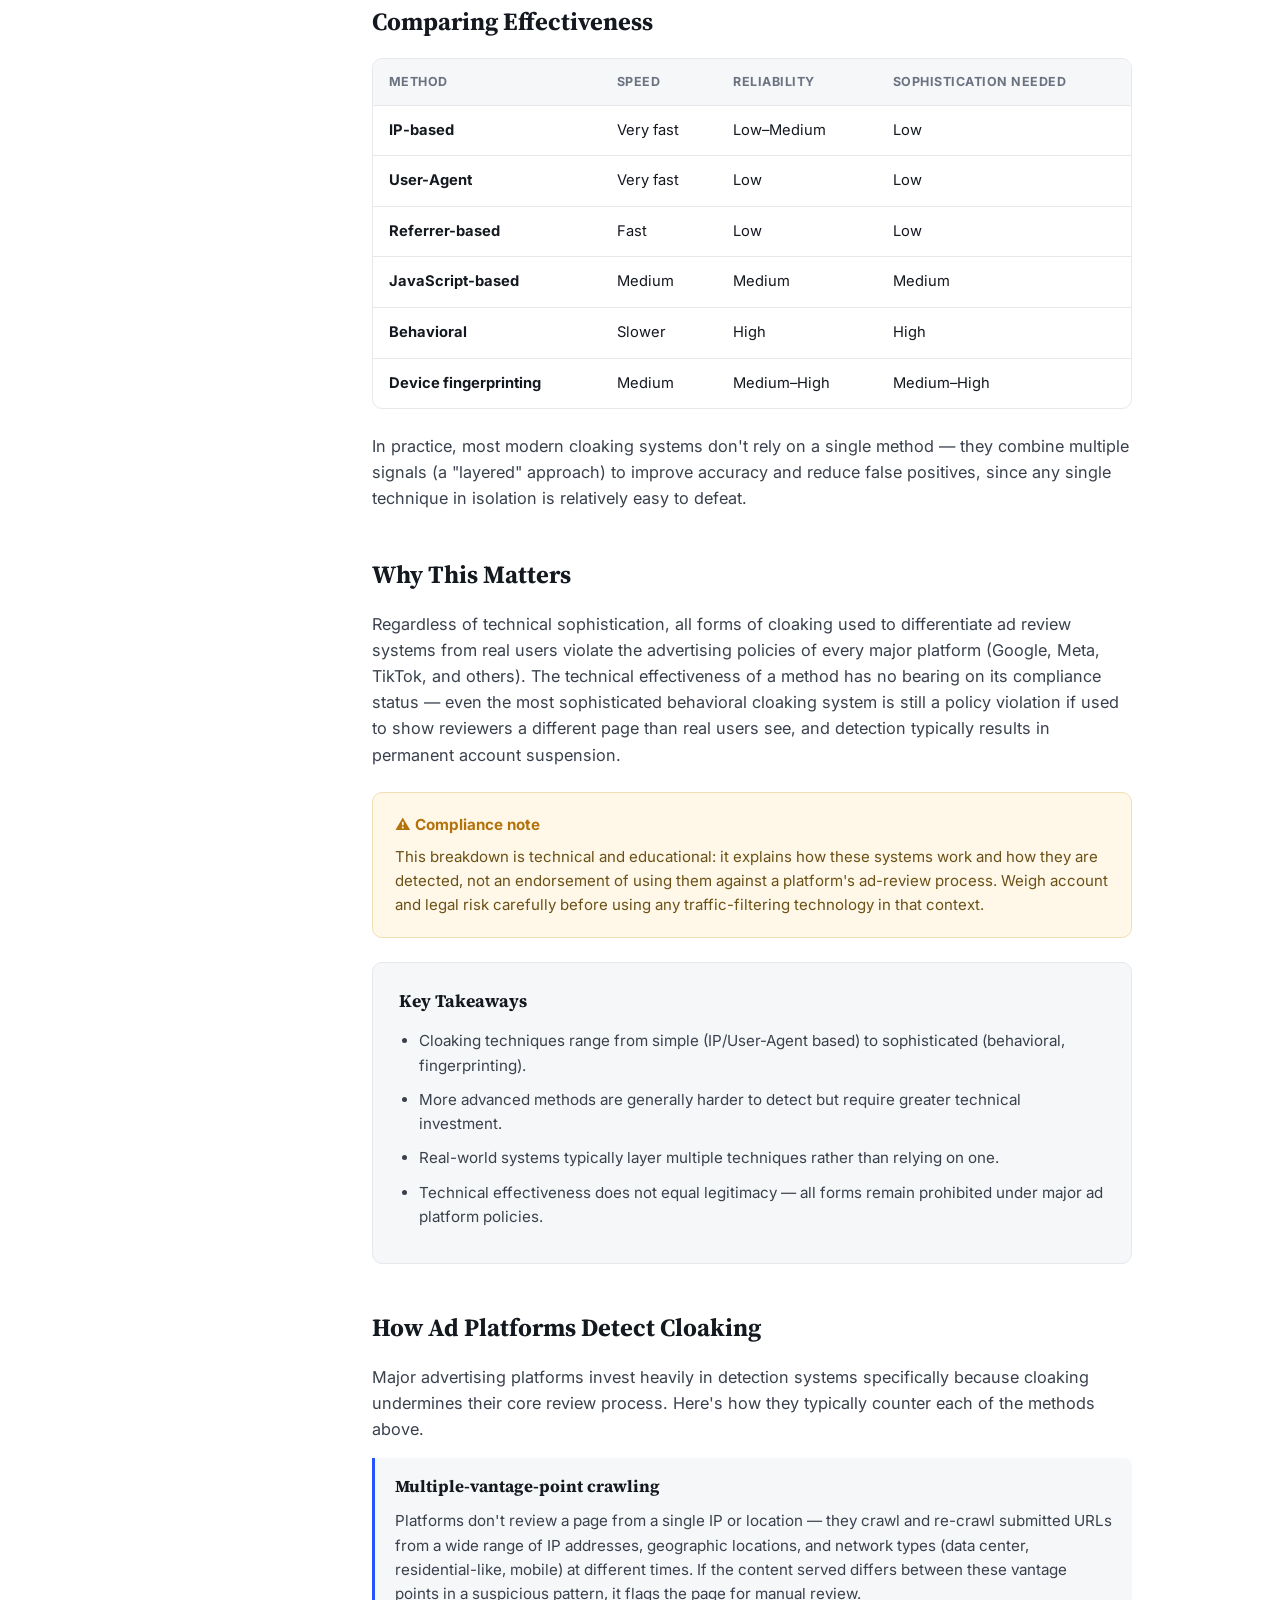
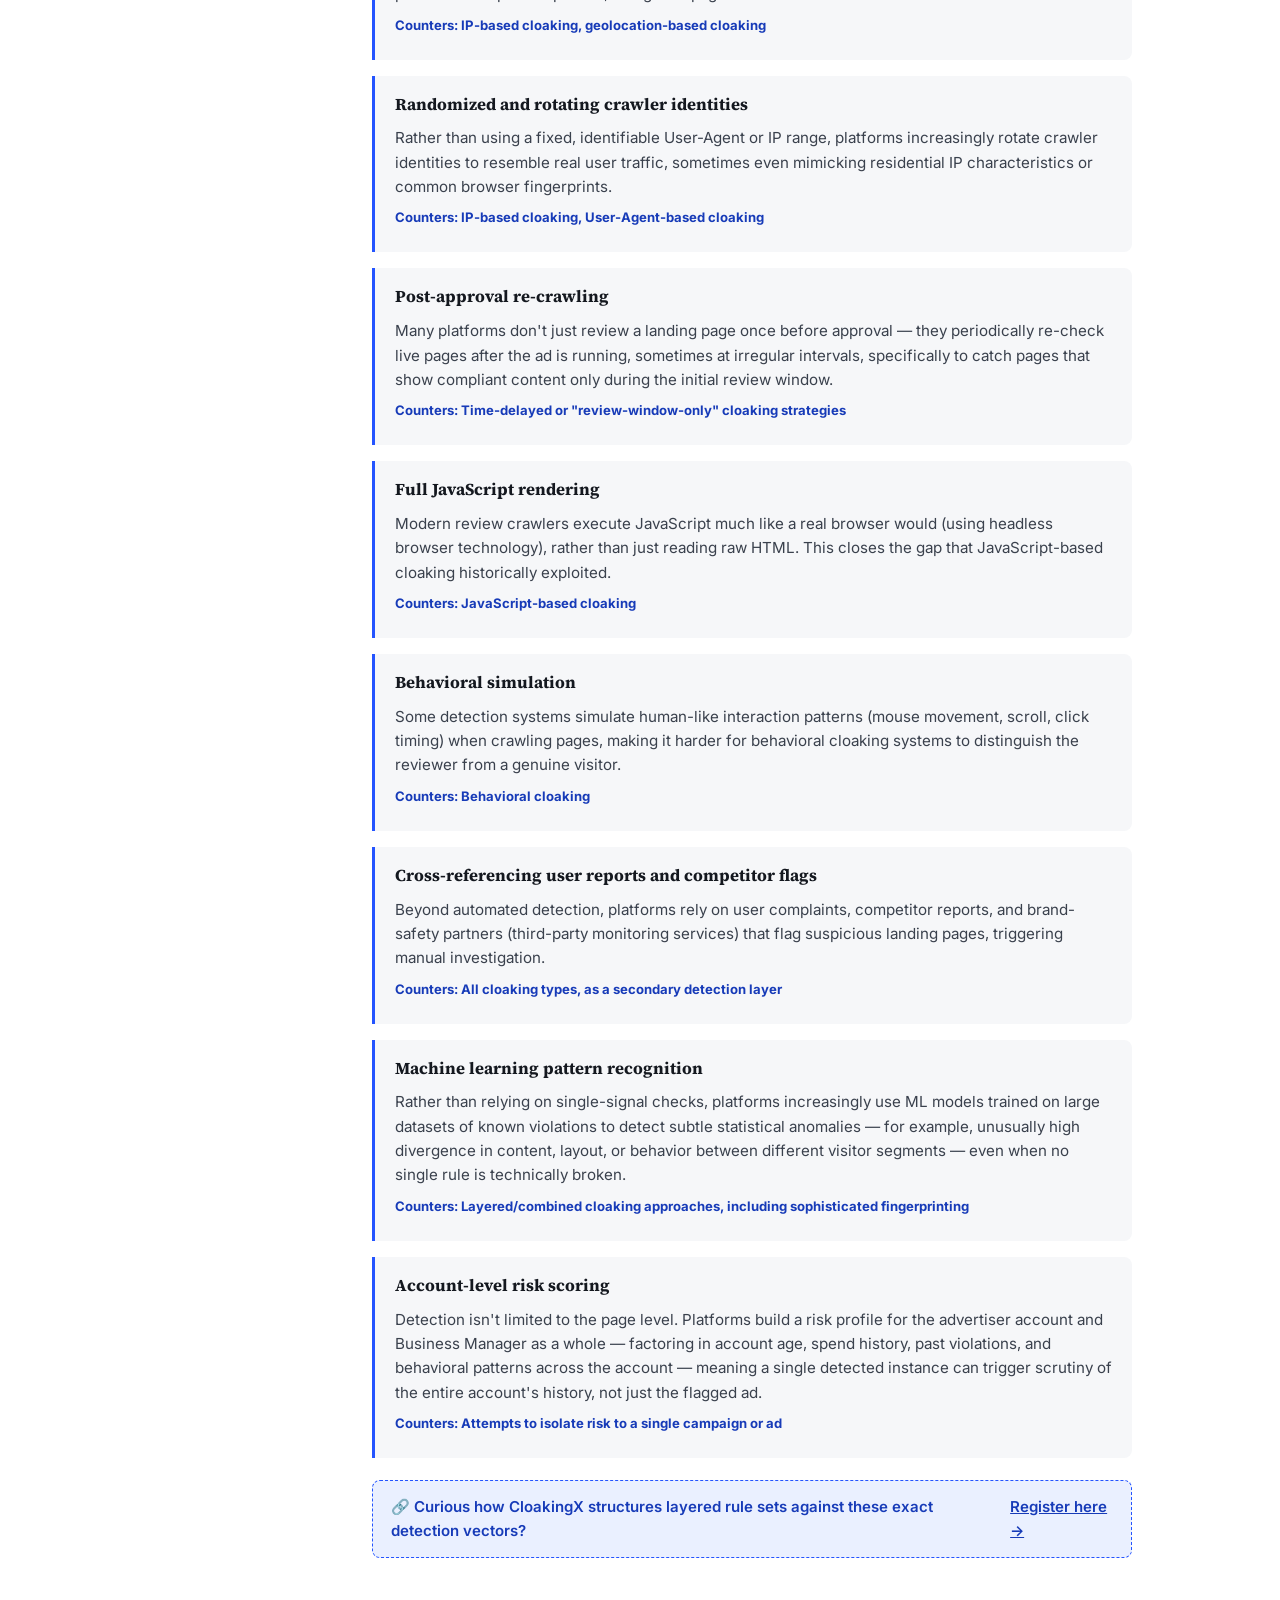
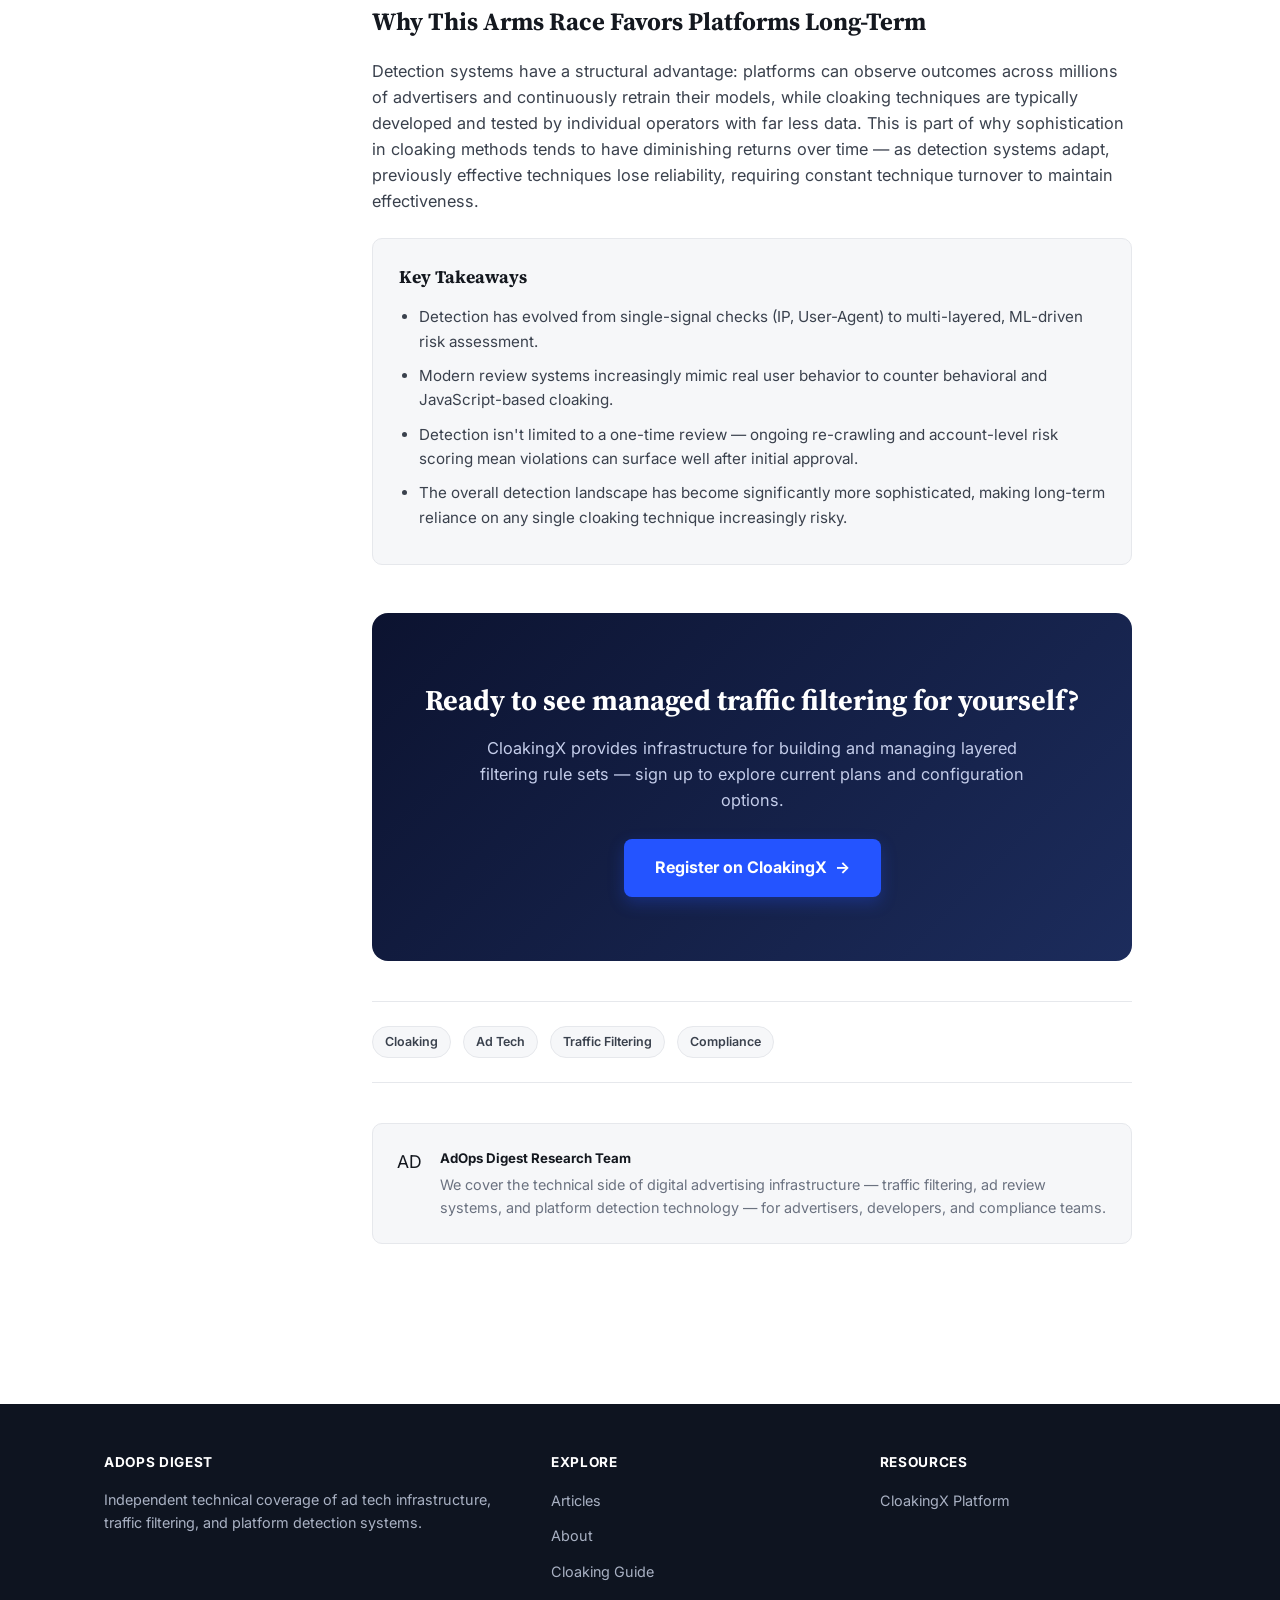
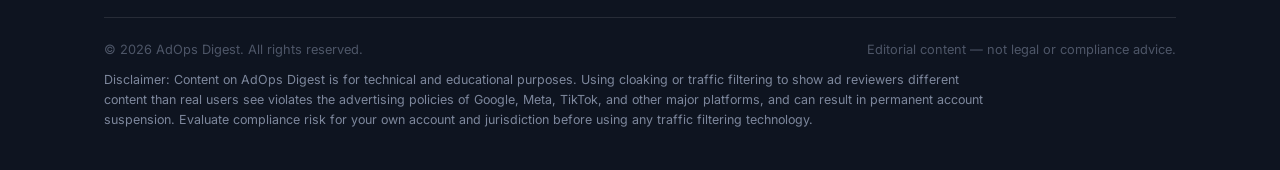
<file: blog/article-which-cloaking-type-is-most-effective.html>
<!DOCTYPE html>
<html lang="en">
<head>
<meta charset="UTF-8">
<meta name="viewport" content="width=device-width, initial-scale=1.0">
<title>Which Type of Cloaking Is Most Effective? A Technical Comparison | AdOps Digest</title>
<meta name="description" content="A technical comparison of IP-based, User-Agent, referrer, JavaScript, behavioral, and device-fingerprinting cloaking — how each works, how they compare, and how ad platforms detect them.">
<link rel="icon" href="data:image/svg+xml,%3Csvg xmlns='http://www.w3.org/2000/svg' viewBox='0 0 100 100'%3E%3Crect width='100' height='100' rx='20' fill='%232454ff'/%3E%3Ctext x='50' y='66' font-size='52' font-family='Arial' font-weight='800' fill='white' text-anchor='middle'%3EA%3C/text%3E%3C/svg%3E" type="image/svg+xml">
<link rel="preconnect" href="https://fonts.googleapis.com">
<link rel="preconnect" href="https://fonts.gstatic.com" crossorigin>
<link href="https://fonts.googleapis.com/css2?family=Inter:wght@400;500;600;700;800&family=Source+Serif+4:wght@600;700&display=swap" rel="stylesheet">
<link rel="stylesheet" href="css/blog.css">
</head>
<body>

<div class="reading-progress" id="readingProgress"></div>

<div class="top-bar">
  <div class="container">
    <span><strong>AdOps Digest</strong> — Ad tech infrastructure &amp; compliance, explained clearly.</span>
    <span>Updated weekly</span>
  </div>
</div>

<header class="site-header">
  <div class="container header-inner">
    <a href="index.html" class="brand">
      <span class="brand-mark">A</span>
      <span>
        AdOps Digest
        <span class="brand-tag">Ad Tech &amp; Traffic Intelligence</span>
      </span>
    </a>

    <nav class="main-nav" id="mainNav">
      <a href="index.html#articles">Articles</a>
      <a href="index.html#about">About</a>
      <a href="article-which-cloaking-type-is-most-effective.html">Cloaking Guide</a>
    </nav>

    <div class="header-cta">
      <a href="https://cloakingx.com/register?ref=FRANCESCEC0397" class="btn btn-primary" target="_blank" rel="noopener">Try CloakingX</a>
    </div>

    <button class="nav-toggle" id="navToggle" aria-label="Toggle menu" aria-expanded="false">
      <span></span><span></span><span></span>
    </button>
  </div>
</header>

<main>

  <!-- ============ ARTICLE HERO ============ -->
  <section class="article-hero">
    <div class="container">
      <div class="breadcrumb"><a href="index.html">Home</a> / <a href="index.html#articles">Articles</a> / Traffic Filtering</div>
      <span class="cat-badge">Traffic Filtering · Technical Comparison</span>
      <h1>Which Type of Cloaking Is Most Effective? A Technical Comparison</h1>
      <p class="dek">Breaking down the different cloaking methods and how they compare — how each one works, its real limitations, and exactly how modern ad platforms detect it.</p>
      <div class="byline">
        <div class="avatar">AD</div>
        <div>
          <strong>AdOps Digest Research Team</strong>
          <span class="dot">·</span> Updated September 2026
          <span class="dot">·</span> 11 min read
        </div>
      </div>
    </div>
  </section>

  <div class="container">
    <div class="article-layout">

      <!-- ============ TOC ============ -->
      <aside class="toc">
        <div class="toc-label">On this page</div>
        <ul>
          <li><a href="#overview">Overview</a></li>
          <li><a href="#main-types">The main types of cloaking</a></li>
          <li><a href="#comparing-effectiveness">Comparing effectiveness</a></li>
          <li><a href="#why-this-matters">Why this matters</a></li>
          <li><a href="#key-takeaways-1">Key takeaways</a></li>
          <li><a href="#detection">How platforms detect cloaking</a></li>
          <li><a href="#arms-race">Why the arms race favors platforms</a></li>
          <li><a href="#key-takeaways-2">Final takeaways</a></li>
        </ul>
      </aside>

      <!-- ============ ARTICLE BODY ============ -->
      <article class="article-body">

        <h2 id="overview">Overview</h2>
        <p class="lead-para">
          Not all cloaking techniques work the same way, and they differ significantly in complexity, accuracy,
          and detectability. This article compares the main categories of cloaking technology from a technical
          standpoint — what each one is, how it operates, and its relative strengths and limitations.
        </p>

        <div class="cta-inline">
          💡 Want to see layered filtering configured in practice? <a href="https://cloakingx.com/register?ref=FRANCESCEC0397" target="_blank" rel="noopener" style="text-decoration:underline;">Check out CloakingX →</a>
        </div>

        <h2 id="main-types">The Main Types of Cloaking</h2>

        <div class="method-card">
          <h3><span class="num">1</span> IP-Based Cloaking</h3>
          <p class="how"><strong>How it works:</strong> The server checks the visitor's IP address against known ranges — typically data center IPs, cloud provider ranges (AWS, Google Cloud, Microsoft Azure), or blacklists of IPs associated with known bots and scanners.</p>
          <div class="pros-cons">
            <div class="pros">
              <h4>Strengths</h4>
              <ul>
                <li>Simple to implement</li>
                <li>Very fast (minimal processing overhead)</li>
                <li>Effective against unsophisticated, static bots</li>
              </ul>
            </div>
            <div class="cons">
              <h4>Limitations</h4>
              <ul>
                <li>Easily bypassed by residential proxies or VPNs that mask the true origin</li>
                <li>Requires constantly updated IP databases, since data center ranges change frequently</li>
                <li>High false-positive risk — real users on corporate networks or VPNs can share IP ranges with flagged addresses</li>
              </ul>
            </div>
          </div>
        </div>

        <div class="method-card">
          <h3><span class="num">2</span> User-Agent Based Cloaking</h3>
          <p class="how"><strong>How it works:</strong> Content is served based on the browser/device identity string sent in the HTTP request header.</p>
          <div class="pros-cons">
            <div class="pros">
              <h4>Strengths</h4>
              <ul>
                <li>Extremely lightweight and fast</li>
                <li>Easy to set up</li>
              </ul>
            </div>
            <div class="cons">
              <h4>Limitations</h4>
              <ul>
                <li>Trivial to circumvent — automated systems can simply spoof a "real browser" User-Agent string</li>
                <li>Considered the least reliable method on its own; generally combined with other signals</li>
              </ul>
            </div>
          </div>
        </div>

        <div class="method-card">
          <h3><span class="num">3</span> Referrer-Based Cloaking</h3>
          <p class="how"><strong>How it works:</strong> Content varies depending on which platform or URL the traffic originated from (e.g., differentiating traffic coming from an ad platform's crawler versus a direct click).</p>
          <div class="pros-cons">
            <div class="pros">
              <h4>Strengths</h4>
              <ul>
                <li>Useful as a supplementary signal</li>
                <li>Low computational cost</li>
              </ul>
            </div>
            <div class="cons">
              <h4>Limitations</h4>
              <ul>
                <li>Referrer data can be missing, stripped, or spoofed</li>
                <li>Rarely used as a standalone method due to low reliability</li>
              </ul>
            </div>
          </div>
        </div>

        <div class="method-card">
          <h3><span class="num">4</span> JavaScript-Based Cloaking</h3>
          <p class="how"><strong>How it works:</strong> Exploits the fact that many bots and automated crawlers historically didn't execute JavaScript, while real browsers do. Content or redirects are triggered only after script execution.</p>
          <div class="pros-cons">
            <div class="pros">
              <h4>Strengths</h4>
              <ul>
                <li>More resistant to simple bots than static header-based methods</li>
                <li>Can incorporate additional client-side signals (screen size, installed plugins, etc.)</li>
              </ul>
            </div>
            <div class="cons">
              <h4>Limitations</h4>
              <ul>
                <li>Modern crawlers increasingly execute JavaScript, reducing effectiveness over time</li>
                <li>Adds page load complexity and potential performance cost</li>
              </ul>
            </div>
          </div>
        </div>

        <div class="method-card">
          <h3><span class="num">5</span> Behavioral Cloaking</h3>
          <p class="how"><strong>How it works:</strong> Analyzes real-time interaction patterns — mouse movement, scroll behavior, click timing, time-on-page — to distinguish human browsing patterns from scripted or automated requests.</p>
          <div class="pros-cons">
            <div class="pros">
              <h4>Strengths</h4>
              <ul>
                <li>Generally considered the most sophisticated and hardest to circumvent</li>
                <li>Adapts to evolving bot behavior rather than relying on static rules</li>
                <li>Lower false-positive rate when combined with other signals</li>
              </ul>
            </div>
            <div class="cons">
              <h4>Limitations</h4>
              <ul>
                <li>More complex and resource-intensive to implement</li>
                <li>Requires continuous refinement as automated systems become more human-like in their behavior</li>
              </ul>
            </div>
          </div>
        </div>

        <div class="method-card">
          <h3><span class="num">6</span> Device Fingerprinting</h3>
          <p class="how"><strong>How it works:</strong> Combines multiple data points (screen resolution, timezone, language, installed fonts, hardware characteristics) into a composite identifier, cross-referenced against known bot/scanner fingerprints.</p>
          <div class="pros-cons">
            <div class="pros">
              <h4>Strengths</h4>
              <ul>
                <li>Harder to spoof than a single signal, since it requires matching many parameters simultaneously</li>
                <li>Can persist identification across sessions</li>
              </ul>
            </div>
            <div class="cons">
              <h4>Limitations</h4>
              <ul>
                <li>Raises privacy considerations, as fingerprinting techniques are also used (and increasingly restricted) for general user tracking</li>
                <li>Can be defeated by fingerprint-randomization tools</li>
              </ul>
            </div>
          </div>
        </div>

        <div class="cta-box">
          <div class="cta-copy">
            <h4>See a layered approach in action</h4>
            <p>Most production systems combine several of the signals above rather than relying on just one. CloakingX packages this layered approach into a managed platform.</p>
          </div>
          <a href="https://cloakingx.com/register?ref=FRANCESCEC0397" class="btn btn-primary" target="_blank" rel="noopener">Get Started <span class="btn-arrow">→</span></a>
        </div>

        <h2 id="comparing-effectiveness">Comparing Effectiveness</h2>
        <div class="table-wrap">
          <table class="compare">
            <thead>
              <tr><th>Method</th><th>Speed</th><th>Reliability</th><th>Sophistication needed</th></tr>
            </thead>
            <tbody>
              <tr><td><strong>IP-based</strong></td><td>Very fast</td><td>Low–Medium</td><td>Low</td></tr>
              <tr><td><strong>User-Agent</strong></td><td>Very fast</td><td>Low</td><td>Low</td></tr>
              <tr><td><strong>Referrer-based</strong></td><td>Fast</td><td>Low</td><td>Low</td></tr>
              <tr><td><strong>JavaScript-based</strong></td><td>Medium</td><td>Medium</td><td>Medium</td></tr>
              <tr><td><strong>Behavioral</strong></td><td>Slower</td><td>High</td><td>High</td></tr>
              <tr><td><strong>Device fingerprinting</strong></td><td>Medium</td><td>Medium–High</td><td>Medium–High</td></tr>
            </tbody>
          </table>
        </div>
        <p>
          In practice, most modern cloaking systems don't rely on a single method — they combine multiple signals
          (a "layered" approach) to improve accuracy and reduce false positives, since any single technique in
          isolation is relatively easy to defeat.
        </p>

        <h2 id="why-this-matters">Why This Matters</h2>
        <p>
          Regardless of technical sophistication, all forms of cloaking used to differentiate ad review systems
          from real users violate the advertising policies of every major platform (Google, Meta, TikTok, and
          others). The technical effectiveness of a method has no bearing on its compliance status — even the
          most sophisticated behavioral cloaking system is still a policy violation if used to show reviewers a
          different page than real users see, and detection typically results in permanent account suspension.
        </p>

        <div class="callout">
          <h4>⚠️ Compliance note</h4>
          <p>
            This breakdown is technical and educational: it explains how these systems work and how they are
            detected, not an endorsement of using them against a platform's ad-review process. Weigh account and
            legal risk carefully before using any traffic-filtering technology in that context.
          </p>
        </div>

        <div class="takeaways" id="key-takeaways-1">
          <h4>Key Takeaways</h4>
          <ul>
            <li>Cloaking techniques range from simple (IP/User-Agent based) to sophisticated (behavioral, fingerprinting).</li>
            <li>More advanced methods are generally harder to detect but require greater technical investment.</li>
            <li>Real-world systems typically layer multiple techniques rather than relying on one.</li>
            <li>Technical effectiveness does not equal legitimacy — all forms remain prohibited under major ad platform policies.</li>
          </ul>
        </div>

        <h2 id="detection">How Ad Platforms Detect Cloaking</h2>
        <p>
          Major advertising platforms invest heavily in detection systems specifically because cloaking undermines
          their core review process. Here's how they typically counter each of the methods above.
        </p>

        <div class="detect-card">
          <h3>Multiple-vantage-point crawling</h3>
          <p>Platforms don't review a page from a single IP or location — they crawl and re-crawl submitted URLs from a wide range of IP addresses, geographic locations, and network types (data center, residential-like, mobile) at different times. If the content served differs between these vantage points in a suspicious pattern, it flags the page for manual review.</p>
          <p class="counters">Counters: IP-based cloaking, geolocation-based cloaking</p>
        </div>

        <div class="detect-card">
          <h3>Randomized and rotating crawler identities</h3>
          <p>Rather than using a fixed, identifiable User-Agent or IP range, platforms increasingly rotate crawler identities to resemble real user traffic, sometimes even mimicking residential IP characteristics or common browser fingerprints.</p>
          <p class="counters">Counters: IP-based cloaking, User-Agent-based cloaking</p>
        </div>

        <div class="detect-card">
          <h3>Post-approval re-crawling</h3>
          <p>Many platforms don't just review a landing page once before approval — they periodically re-check live pages after the ad is running, sometimes at irregular intervals, specifically to catch pages that show compliant content only during the initial review window.</p>
          <p class="counters">Counters: Time-delayed or "review-window-only" cloaking strategies</p>
        </div>

        <div class="detect-card">
          <h3>Full JavaScript rendering</h3>
          <p>Modern review crawlers execute JavaScript much like a real browser would (using headless browser technology), rather than just reading raw HTML. This closes the gap that JavaScript-based cloaking historically exploited.</p>
          <p class="counters">Counters: JavaScript-based cloaking</p>
        </div>

        <div class="detect-card">
          <h3>Behavioral simulation</h3>
          <p>Some detection systems simulate human-like interaction patterns (mouse movement, scroll, click timing) when crawling pages, making it harder for behavioral cloaking systems to distinguish the reviewer from a genuine visitor.</p>
          <p class="counters">Counters: Behavioral cloaking</p>
        </div>

        <div class="detect-card">
          <h3>Cross-referencing user reports and competitor flags</h3>
          <p>Beyond automated detection, platforms rely on user complaints, competitor reports, and brand-safety partners (third-party monitoring services) that flag suspicious landing pages, triggering manual investigation.</p>
          <p class="counters">Counters: All cloaking types, as a secondary detection layer</p>
        </div>

        <div class="detect-card">
          <h3>Machine learning pattern recognition</h3>
          <p>Rather than relying on single-signal checks, platforms increasingly use ML models trained on large datasets of known violations to detect subtle statistical anomalies — for example, unusually high divergence in content, layout, or behavior between different visitor segments — even when no single rule is technically broken.</p>
          <p class="counters">Counters: Layered/combined cloaking approaches, including sophisticated fingerprinting</p>
        </div>

        <div class="detect-card">
          <h3>Account-level risk scoring</h3>
          <p>Detection isn't limited to the page level. Platforms build a risk profile for the advertiser account and Business Manager as a whole — factoring in account age, spend history, past violations, and behavioral patterns across the account — meaning a single detected instance can trigger scrutiny of the entire account's history, not just the flagged ad.</p>
          <p class="counters">Counters: Attempts to isolate risk to a single campaign or ad</p>
        </div>

        <div class="cta-inline">
          🔗 Curious how CloakingX structures layered rule sets against these exact detection vectors? <a href="https://cloakingx.com/register?ref=FRANCESCEC0397" target="_blank" rel="noopener" style="text-decoration:underline;">Register here →</a>
        </div>

        <h2 id="arms-race">Why This Arms Race Favors Platforms Long-Term</h2>
        <p>
          Detection systems have a structural advantage: platforms can observe outcomes across millions of
          advertisers and continuously retrain their models, while cloaking techniques are typically developed
          and tested by individual operators with far less data. This is part of why sophistication in cloaking
          methods tends to have diminishing returns over time — as detection systems adapt, previously effective
          techniques lose reliability, requiring constant technique turnover to maintain effectiveness.
        </p>

        <div class="takeaways" id="key-takeaways-2">
          <h4>Key Takeaways</h4>
          <ul>
            <li>Detection has evolved from single-signal checks (IP, User-Agent) to multi-layered, ML-driven risk assessment.</li>
            <li>Modern review systems increasingly mimic real user behavior to counter behavioral and JavaScript-based cloaking.</li>
            <li>Detection isn't limited to a one-time review — ongoing re-crawling and account-level risk scoring mean violations can surface well after initial approval.</li>
            <li>The overall detection landscape has become significantly more sophisticated, making long-term reliance on any single cloaking technique increasingly risky.</li>
          </ul>
        </div>

        <div class="cta-final">
          <h3>Ready to see managed traffic filtering for yourself?</h3>
          <p>CloakingX provides infrastructure for building and managing layered filtering rule sets — sign up to explore current plans and configuration options.</p>
          <a href="https://cloakingx.com/register?ref=FRANCESCEC0397" class="btn btn-primary btn-lg" target="_blank" rel="noopener">
            Register on CloakingX <span class="btn-arrow">→</span>
          </a>
        </div>

        <div class="share-row">
          <span class="tag-pill">Cloaking</span>
          <span class="tag-pill">Ad Tech</span>
          <span class="tag-pill">Traffic Filtering</span>
          <span class="tag-pill">Compliance</span>
        </div>

        <div class="author-box">
          <div class="avatar">AD</div>
          <div>
            <h5>AdOps Digest Research Team</h5>
            <p>We cover the technical side of digital advertising infrastructure — traffic filtering, ad review systems, and platform detection technology — for advertisers, developers, and compliance teams.</p>
          </div>
        </div>

      </article>
    </div>
  </div>

</main>

<footer class="site-footer">
  <div class="container">
    <div class="footer-grid">
      <div>
        <h5>AdOps Digest</h5>
        <p>Independent technical coverage of ad tech infrastructure, traffic filtering, and platform detection systems.</p>
      </div>
      <div>
        <h5>Explore</h5>
        <ul>
          <li><a href="index.html#articles">Articles</a></li>
          <li><a href="index.html#about">About</a></li>
          <li><a href="article-which-cloaking-type-is-most-effective.html">Cloaking Guide</a></li>
        </ul>
      </div>
      <div>
        <h5>Resources</h5>
        <ul>
          <li><a href="https://cloakingx.com/register?ref=FRANCESCEC0397" target="_blank" rel="noopener">CloakingX Platform</a></li>
        </ul>
      </div>
    </div>
    <div class="footer-bottom">
      <span>© <span id="year"></span> AdOps Digest. All rights reserved.</span>
      <span>Editorial content — not legal or compliance advice.</span>
    </div>
    <p class="footer-disclaimer">
      Disclaimer: Content on AdOps Digest is for technical and educational purposes. Using cloaking or traffic
      filtering to show ad reviewers different content than real users see violates the advertising policies of
      Google, Meta, TikTok, and other major platforms, and can result in permanent account suspension. Evaluate
      compliance risk for your own account and jurisdiction before using any traffic filtering technology.
    </p>
  </div>
</footer>

<script src="js/blog.js"></script>
</body>
</html>
</file>
<file: css/style.css>
/* ============================================================
   NINJADS — Performance Marketing Agency
   ============================================================ */

:root {
  --black: #0a0a0b;
  --black-soft: #111113;
  --panel: #161618;
  --panel-2: #1c1c1f;
  --border: #2a2a2e;
  --silver-100: #f2f2f3;
  --silver-300: #cfcfd2;
  --silver-500: #9a9a9e;
  --silver-700: #6c6c70;
  --accent: #8b96a1;
  --accent-2: #e3e7ea;
  --telegram: #4fa8dc;
  --font-display: "Anton", "Arial Narrow", sans-serif;
  --font-body: "Inter", -apple-system, BlinkMacSystemFont, "Segoe UI", sans-serif;
  --container: 1180px;
  --radius: 6px;
}

* { box-sizing: border-box; }

html { scroll-behavior: smooth; }

body {
  margin: 0;
  background: var(--black);
  color: var(--silver-100);
  font-family: var(--font-body);
  line-height: 1.5;
  -webkit-font-smoothing: antialiased;
  overflow-x: hidden;
}

img { max-width: 100%; display: block; }

a { color: inherit; text-decoration: none; }

ul { list-style: none; margin: 0; padding: 0; }

.container {
  max-width: var(--container);
  margin: 0 auto;
  padding: 0 24px;
}

.accent { color: var(--accent-2); }

/* subtle grain overlay for texture, matches logo's noisy grey fill */
.noise-overlay {
  position: fixed;
  inset: 0;
  pointer-events: none;
  z-index: 999;
  opacity: 0.035;
  mix-blend-mode: overlay;
  background-image: url("data:image/svg+xml,%3Csvg xmlns='http://www.w3.org/2000/svg' width='120' height='120'%3E%3Cfilter id='n'%3E%3CfeTurbulence type='fractalNoise' baseFrequency='0.9' numOctaves='2' stitchTiles='stitch'/%3E%3C/filter%3E%3Crect width='100%25' height='100%25' filter='url(%23n)'/%3E%3C/svg%3E");
}

/* ============ BUTTONS ============ */
.btn {
  display: inline-flex;
  align-items: center;
  justify-content: center;
  gap: 8px;
  padding: 12px 22px;
  border-radius: var(--radius);
  font-weight: 700;
  font-size: 0.92rem;
  border: 1px solid transparent;
  cursor: pointer;
  transition: transform 0.18s ease, background 0.18s ease, border-color 0.18s ease, color 0.18s ease;
  clip-path: polygon(10px 0, 100% 0, calc(100% - 10px) 100%, 0 100%);
}

.btn-primary {
  background: linear-gradient(135deg, #f4f5f6, #b7bcc2);
  color: #0a0a0b;
}
.btn-primary:hover { transform: translateY(-2px); }

.btn-telegram {
  background: var(--telegram);
  color: #fff;
}
.btn-telegram:hover { transform: translateY(-2px); background: #5cb2e0; }
.btn-icon { width: 18px; height: 18px; flex-shrink: 0; }

.btn-outline {
  background: transparent;
  border: 1px solid var(--border);
  color: var(--silver-100);
}
.btn-outline:hover { border-color: var(--silver-500); transform: translateY(-2px); }

.btn-ghost {
  background: transparent;
  color: var(--silver-300);
  clip-path: none;
  padding: 12px 14px;
}
.btn-ghost:hover { color: var(--silver-100); }

.btn-lg { padding: 15px 30px; font-size: 1rem; }

/* ============ HEADER ============ */
.site-header {
  position: fixed;
  top: 0; left: 0; right: 0;
  z-index: 100;
  background: rgba(10, 10, 11, 0.72);
  backdrop-filter: blur(10px);
  border-bottom: 1px solid rgba(255,255,255,0.06);
  transition: background 0.2s ease;
}

.header-inner {
  display: flex;
  align-items: center;
  justify-content: space-between;
  height: 76px;
  gap: 24px;
}

.brand {
  display: flex;
  align-items: center;
  gap: 10px;
  flex-shrink: 0;
}
.brand-mark {
  width: 34px;
  height: 34px;
  border-radius: 50%;
  object-fit: cover;
  border: 1px solid var(--border);
}
.brand-word {
  font-family: var(--font-display);
  font-size: 1.3rem;
  letter-spacing: 0.02em;
  color: var(--silver-100);
}
.brand-logo {
  height: 22px;
  width: auto;
  object-fit: contain;
}
.footer-brand .brand-logo { height: 26px; }

.main-nav {
  display: flex;
  gap: 28px;
  margin: 0 auto;
}
.main-nav a {
  font-size: 0.9rem;
  font-weight: 600;
  color: var(--silver-300);
  transition: color 0.15s ease;
}
.main-nav a:hover { color: var(--silver-100); }

.header-cta { display: flex; align-items: center; gap: 6px; flex-shrink: 0; }

.nav-toggle {
  display: none;
  flex-direction: column;
  justify-content: center;
  gap: 5px;
  width: 38px;
  height: 38px;
  background: transparent;
  border: 1px solid var(--border);
  border-radius: 4px;
  cursor: pointer;
}
.nav-toggle span {
  display: block;
  height: 2px;
  margin: 0 8px;
  background: var(--silver-100);
  transition: transform 0.2s ease, opacity 0.2s ease;
}
.nav-toggle.open span:nth-child(1) { transform: translateY(7px) rotate(45deg); }
.nav-toggle.open span:nth-child(2) { opacity: 0; }
.nav-toggle.open span:nth-child(3) { transform: translateY(-7px) rotate(-45deg); }

/* ============ HERO ============ */
.hero {
  position: relative;
  padding: 168px 0 0;
  overflow: hidden;
}

.hero-glow {
  position: absolute;
  top: -220px;
  left: 50%;
  transform: translateX(-50%);
  width: 900px;
  height: 700px;
  background: radial-gradient(circle, rgba(180,190,199,0.16) 0%, rgba(180,190,199,0) 65%);
  pointer-events: none;
}

.hero-inner {
  position: relative;
  display: grid;
  grid-template-columns: 1.1fr 0.9fr;
  align-items: center;
  gap: 40px;
  padding-bottom: 90px;
}

.eyebrow {
  display: inline-flex;
  align-items: center;
  gap: 8px;
  font-size: 0.8rem;
  font-weight: 700;
  letter-spacing: 0.08em;
  text-transform: uppercase;
  color: var(--silver-500);
  border: 1px solid var(--border);
  padding: 7px 14px;
  border-radius: 100px;
  margin-bottom: 22px;
}
.eyebrow .dot {
  width: 7px; height: 7px;
  border-radius: 50%;
  background: var(--accent-2);
  box-shadow: 0 0 10px var(--accent-2);
}

.hero h1 {
  font-family: var(--font-display);
  font-size: clamp(2.6rem, 5.4vw, 4.4rem);
  line-height: 1.02;
  letter-spacing: 0.01em;
  margin: 0 0 22px;
  text-transform: uppercase;
}

.hero-sub {
  font-size: 1.08rem;
  color: var(--silver-300);
  max-width: 520px;
  margin: 0 0 32px;
}

.hero-actions { display: flex; gap: 14px; flex-wrap: wrap; margin-bottom: 30px; }

.hero-badges { display: flex; gap: 10px; flex-wrap: wrap; }
.badge {
  font-size: 0.76rem;
  font-weight: 700;
  letter-spacing: 0.03em;
  text-transform: uppercase;
  color: var(--silver-500);
  border: 1px solid var(--border);
  padding: 6px 12px;
  border-radius: 100px;
}

.hero-visual { position: relative; display: flex; justify-content: center; }
.hero-frame {
  position: relative;
  width: 100%;
  max-width: 380px;
  aspect-ratio: 1 / 1;
  border-radius: 50%;
  background: radial-gradient(circle at 35% 25%, var(--panel-2), var(--black-soft) 70%);
  border: 1px solid var(--border);
  display: flex;
  align-items: center;
  justify-content: center;
}
.hero-img {
  width: 78%;
  filter: drop-shadow(0 20px 40px rgba(0,0,0,0.55));
}

.stat-chip {
  position: absolute;
  display: flex;
  flex-direction: column;
  gap: 2px;
  background: rgba(22,22,24,0.9);
  border: 1px solid var(--border);
  backdrop-filter: blur(6px);
  border-radius: 10px;
  padding: 10px 14px;
  font-size: 0.72rem;
  color: var(--silver-500);
  text-transform: uppercase;
  letter-spacing: 0.03em;
}
.stat-chip strong {
  font-family: var(--font-display);
  font-size: 1.15rem;
  color: var(--silver-100);
  letter-spacing: 0.02em;
}
.chip-1 { top: 6%; left: -6%; }
.chip-2 { bottom: 14%; right: -10%; }
.chip-3 { bottom: -4%; left: 18%; }

/* marquee ticker */
.marquee {
  border-top: 1px solid var(--border);
  border-bottom: 1px solid var(--border);
  background: var(--black-soft);
  overflow: hidden;
  padding: 16px 0;
}
.marquee-track {
  display: flex;
  gap: 14px;
  white-space: nowrap;
  width: max-content;
  animation: scroll-left 32s linear infinite;
  font-family: var(--font-display);
  font-size: 0.95rem;
  letter-spacing: 0.06em;
  color: var(--silver-700);
}
.marquee-track span:nth-child(2n) { color: var(--accent-2); }
@keyframes scroll-left {
  from { transform: translateX(0); }
  to { transform: translateX(-50%); }
}

/* angular section dividers, echoing the logo's slashed strokes */
.edge {
  height: 46px;
  background: var(--black-soft);
  position: relative;
}
.edge-down { clip-path: polygon(0 0, 100% 0, 100% 60%, 0 100%); }
.edge-up { clip-path: polygon(0 40%, 100% 0, 100% 100%, 0 100%); }

/* ============ SECTION HEAD ============ */
.section-head { max-width: 640px; margin: 0 0 56px; }
.section-head.center { margin-left: auto; margin-right: auto; text-align: center; }
.kicker {
  display: block;
  font-size: 0.8rem;
  font-weight: 700;
  letter-spacing: 0.1em;
  text-transform: uppercase;
  color: var(--accent-2);
  margin-bottom: 12px;
}
.section-head h2 {
  font-family: var(--font-display);
  font-size: clamp(1.9rem, 3.4vw, 2.7rem);
  line-height: 1.08;
  text-transform: uppercase;
  margin: 0 0 14px;
  letter-spacing: 0.005em;
}
.section-sub { color: var(--silver-500); font-size: 1rem; max-width: 560px; }
.placeholder-note { font-style: italic; opacity: 0.8; }

/* ============ VALUES ============ */
.values { padding: 100px 0; background: var(--black-soft); }
.value-list { display: flex; flex-direction: column; }
.value-row {
  display: grid;
  grid-template-columns: 70px 1fr 60px;
  align-items: center;
  gap: 28px;
  padding: 32px 0;
  border-top: 1px solid var(--border);
}
.value-row:last-child { border-bottom: 1px solid var(--border); }
.value-num {
  font-family: var(--font-display);
  font-size: 1.6rem;
  color: var(--silver-700);
}
.value-text h3 { margin: 0 0 8px; font-size: 1.25rem; }
.value-text p { margin: 0; color: var(--silver-500); max-width: 620px; }
.value-icon {
  width: 44px; height: 44px;
  border-radius: 50%;
  border: 1px solid var(--border);
  background: var(--panel);
  position: relative;
  justify-self: end;
}
.value-icon::before {
  content: "";
  position: absolute;
  inset: 13px;
  background: var(--silver-500);
  clip-path: polygon(50% 0%, 100% 38%, 82% 100%, 18% 100%, 0% 38%);
}

/* ============ SERVICES ============ */
.services { padding: 110px 0; }
.service-grid {
  display: grid;
  grid-template-columns: repeat(3, 1fr);
  gap: 22px;
}
.service-card {
  background: var(--panel);
  border: 1px solid var(--border);
  border-radius: var(--radius);
  padding: 34px 28px;
  position: relative;
  overflow: hidden;
  transition: border-color 0.2s ease, transform 0.2s ease;
}
.service-card:hover { border-color: var(--silver-700); transform: translateY(-4px); }
.service-card::after {
  content: "";
  position: absolute;
  top: -40px; right: -40px;
  width: 120px; height: 120px;
  background: var(--accent);
  opacity: 0.08;
  clip-path: polygon(50% 0%, 100% 38%, 82% 100%, 18% 100%, 0% 38%);
}
.service-card-alt { background: var(--panel-2); }
.service-tag {
  font-size: 0.74rem;
  font-weight: 700;
  letter-spacing: 0.08em;
  text-transform: uppercase;
  color: var(--accent-2);
}
.service-card-head h3 { margin: 10px 0 12px; font-size: 1.35rem; }
.service-card > p { color: var(--silver-500); margin: 0 0 20px; }
.service-list { display: flex; flex-direction: column; gap: 10px; }
.service-list li {
  font-size: 0.92rem;
  color: var(--silver-300);
  padding-left: 20px;
  position: relative;
}
.service-list li::before {
  content: "";
  position: absolute;
  left: 0; top: 8px;
  width: 8px; height: 8px;
  background: var(--accent-2);
  clip-path: polygon(0 0, 100% 50%, 0 100%);
}

.service-card { display: flex; flex-direction: column; }
.service-card .service-list { margin-bottom: 28px; }
.service-cta { margin-top: auto; justify-content: center; }
.service-card-featured {
  border-color: var(--silver-700);
  background: linear-gradient(180deg, var(--panel-2), var(--panel));
}
.service-card-featured::after { opacity: 0.16; }
.service-flag {
  position: absolute;
  top: 18px; right: 18px;
  font-size: 0.68rem;
  font-weight: 700;
  letter-spacing: 0.08em;
  text-transform: uppercase;
  color: var(--black);
  background: var(--accent-2);
  padding: 4px 10px;
  border-radius: 999px;
}
.service-price {
  display: flex;
  align-items: baseline;
  flex-wrap: wrap;
  gap: 8px;
  margin: 0 0 16px;
}
.service-price strong {
  font-family: var(--font-display);
  font-size: 2.4rem;
  font-weight: 400;
  line-height: 1;
  color: var(--silver-100);
}
.service-price span {
  font-size: 0.82rem;
  text-transform: uppercase;
  letter-spacing: 0.05em;
  color: var(--silver-500);
}

/* ============ SERVICE INCLUDES BAR ============ */
.service-includes {
  margin-top: 30px;
  display: flex;
  flex-wrap: wrap;
  align-items: center;
  gap: 14px 28px;
  padding: 22px 28px;
  border: 1px solid var(--border);
  border-radius: var(--radius);
  background: var(--panel);
}
.service-includes-label {
  font-size: 0.78rem;
  font-weight: 700;
  letter-spacing: 0.06em;
  text-transform: uppercase;
  color: var(--silver-500);
}
.service-includes-list { display: flex; flex-wrap: wrap; gap: 10px; }

/* ============ WHITE HAT ============ */
.toolkit { padding: 110px 0; background: var(--black-soft); }

/* ============ PROCESS ============ */
.process {
  padding: 110px 0;
  position: relative;
}
.process-grid {
  display: grid;
  grid-template-columns: repeat(5, 1fr);
  gap: 18px;
}
.process-step {
  border-top: 2px solid var(--border);
  padding-top: 20px;
  position: relative;
}
.process-step::before {
  content: "";
  position: absolute;
  top: -2px; left: 0;
  width: 34px; height: 2px;
  background: var(--accent-2);
}
.process-index {
  font-family: var(--font-display);
  font-size: 1.6rem;
  color: var(--silver-700);
  display: block;
  margin-bottom: 10px;
}
.process-step h3 { margin: 0 0 8px; font-size: 1.1rem; }
.process-step p { margin: 0; color: var(--silver-500); font-size: 0.92rem; }

/* ============ SUPPORT ============ */
.support { padding: 110px 0; background: var(--black-soft); }
.support-inner {
  display: grid;
  grid-template-columns: 0.8fr 1.2fr;
  gap: 60px;
  align-items: center;
}
.support-inner.flip { grid-template-columns: 1.2fr 0.8fr; }

.center-copy { text-align: center; }
.center-copy .section-sub { margin-left: auto; margin-right: auto; }
.center-copy .support-list li { justify-content: center; }
.support-ring {
  width: 320px;
  height: 320px;
  margin: 0 auto;
  border-radius: 50%;
  border: 1px dashed var(--border);
  display: flex;
  align-items: center;
  justify-content: center;
  position: relative;
  animation: spin-slow 24s linear infinite;
}
.support-ring::before {
  content: "";
  position: absolute;
  inset: 24px;
  border-radius: 50%;
  border: 1px solid var(--border);
}
.support-img {
  width: 62%;
  animation: spin-slow-reverse 24s linear infinite;
}
@keyframes spin-slow { to { transform: rotate(360deg); } }
@keyframes spin-slow-reverse { to { transform: rotate(-360deg); } }

.support-list { margin: 26px 0 32px; display: flex; flex-direction: column; gap: 14px; }
.support-list li { display: flex; align-items: flex-start; gap: 10px; color: var(--silver-300); }
.check {
  color: var(--accent-2);
  font-weight: 800;
  flex-shrink: 0;
}

/* ============ STATS ============ */
.stats { padding: 100px 0; }
.stats-grid {
  display: grid;
  grid-template-columns: repeat(4, 1fr);
  gap: 20px;
}
.stat-card {
  border: 1px solid var(--border);
  border-radius: var(--radius);
  padding: 30px 24px;
  text-align: center;
  background: var(--panel);
}
.stat-value {
  display: block;
  font-family: var(--font-display);
  font-size: 2.4rem;
  color: var(--silver-100);
  margin-bottom: 8px;
}
.stat-label {
  font-size: 0.82rem;
  text-transform: uppercase;
  letter-spacing: 0.05em;
  color: var(--silver-500);
}

/* ============ FAQ ============ */
.faq { padding: 110px 0; background: var(--black-soft); }
.faq-inner { max-width: 820px; }
.accordion-item {
  border-bottom: 1px solid var(--border);
}
.accordion-trigger {
  width: 100%;
  display: flex;
  align-items: center;
  justify-content: space-between;
  gap: 20px;
  background: none;
  border: none;
  color: var(--silver-100);
  font-family: var(--font-body);
  font-size: 1.02rem;
  font-weight: 600;
  padding: 22px 4px;
  cursor: pointer;
  text-align: left;
}
.accordion-icon {
  font-family: var(--font-display);
  font-size: 1.3rem;
  color: var(--accent-2);
  transition: transform 0.2s ease;
  flex-shrink: 0;
}
.accordion-trigger[aria-expanded="true"] .accordion-icon { transform: rotate(45deg); }
.accordion-panel {
  max-height: 0;
  overflow: hidden;
  transition: max-height 0.28s ease;
}
.accordion-panel p {
  margin: 0 4px 22px;
  color: var(--silver-500);
  max-width: 680px;
}

/* ============ FINAL CTA / CONTACT ============ */
.final-cta { padding: 120px 0; }
.final-cta-inner { max-width: 640px; margin: 0 auto; text-align: center; }
.final-cta h2 { font-family: var(--font-display); font-size: clamp(2rem, 4vw, 3rem); text-transform: uppercase; margin: 0 0 18px; }
.final-cta .section-sub { margin: 0 auto 32px; }

.contact-card {
  border: 1px solid var(--border);
  border-radius: 14px;
  background: var(--panel);
  padding: 44px 36px;
  display: flex;
  flex-direction: column;
  align-items: center;
  gap: 18px;
}
.contact-card .btn-lg { min-width: 260px; }
.contact-handle {
  color: var(--silver-500);
  font-size: 0.92rem;
}
.contact-handle strong { color: var(--silver-100); }
.form-note { font-size: 0.78rem; color: var(--silver-700); margin: 4px 0 0; }

/* ============ TELEGRAM FAB ============ */
.telegram-fab {
  position: fixed;
  bottom: 26px;
  left: 26px;
  width: 54px;
  height: 54px;
  border-radius: 50%;
  background: var(--telegram);
  color: #fff;
  display: flex;
  align-items: center;
  justify-content: center;
  box-shadow: 0 8px 24px rgba(0,0,0,0.45);
  z-index: 90;
  transition: transform 0.2s ease;
}
.telegram-fab:hover { transform: translateY(-3px) scale(1.04); }
.telegram-fab svg { width: 26px; height: 26px; }

/* ============ FOOTER ============ */
.site-footer {
  border-top: 1px solid var(--border);
  background: var(--black-soft);
  padding: 70px 0 0;
}
.footer-inner {
  display: grid;
  grid-template-columns: 1.6fr 1fr 1fr;
  gap: 40px;
  padding-bottom: 50px;
}
.footer-brand p { color: var(--silver-700); font-size: 0.88rem; margin: 16px 0 0; max-width: 260px; }
.footer-col h4 {
  font-size: 0.8rem;
  text-transform: uppercase;
  letter-spacing: 0.06em;
  color: var(--silver-500);
  margin: 0 0 16px;
}
.footer-col { display: flex; flex-direction: column; gap: 10px; }
.footer-col a, .footer-col span { color: var(--silver-500); font-size: 0.92rem; }
.footer-col a:hover { color: var(--silver-100); }

.footer-bottom {
  display: flex;
  justify-content: space-between;
  padding: 22px 0;
  border-top: 1px solid var(--border);
  font-size: 0.8rem;
  color: var(--silver-700);
}

/* ============ BACK TO TOP ============ */
.back-to-top {
  position: fixed;
  bottom: 26px;
  right: 26px;
  width: 46px;
  height: 46px;
  border-radius: 50%;
  border: 1px solid var(--border);
  background: var(--panel);
  color: var(--silver-100);
  font-size: 1.1rem;
  cursor: pointer;
  opacity: 0;
  pointer-events: none;
  transform: translateY(10px);
  transition: opacity 0.2s ease, transform 0.2s ease, border-color 0.2s ease;
  z-index: 90;
}
.back-to-top.visible { opacity: 1; pointer-events: auto; transform: translateY(0); }
.back-to-top:hover { border-color: var(--accent-2); }

/* ============ SCROLL REVEAL ============ */
.reveal {
  opacity: 0;
  transform: translateY(24px);
  transition: opacity 0.6s ease, transform 0.6s ease;
}
.reveal.is-visible { opacity: 1; transform: translateY(0); }

/* ============ RESPONSIVE ============ */
@media (max-width: 980px) {
  .hero-inner { grid-template-columns: 1fr; }
  .hero-visual { order: -1; max-width: 340px; margin: 0 auto 20px; }
  .service-grid { grid-template-columns: 1fr 1fr; }
  .process-grid { grid-template-columns: repeat(3, 1fr); }
  .stats-grid { grid-template-columns: repeat(2, 1fr); }
  .support-inner,
  .support-inner.flip { grid-template-columns: 1fr; text-align: center; }
  .support-list { text-align: left; }
  .footer-inner { grid-template-columns: 1fr 1fr; }
}

@media (max-width: 760px) {
  .main-nav { display: none; }
  .header-cta .btn-ghost { display: none; }
  .nav-toggle { display: flex; }

  .main-nav.open {
    display: flex;
    flex-direction: column;
    position: absolute;
    top: 76px; left: 0; right: 0;
    background: var(--black-soft);
    border-bottom: 1px solid var(--border);
    padding: 20px 24px;
    gap: 18px;
  }

  .value-row { grid-template-columns: 44px 1fr; }
  .value-icon { display: none; }
  .service-grid { grid-template-columns: 1fr; }
  .process-grid { grid-template-columns: 1fr 1fr; }
  .stats-grid { grid-template-columns: 1fr 1fr; }
  .footer-inner { grid-template-columns: 1fr; }
  .footer-bottom { flex-direction: column; gap: 6px; }
  .telegram-fab { width: 48px; height: 48px; bottom: 18px; left: 18px; }
  .telegram-fab svg { width: 22px; height: 22px; }
  .back-to-top { bottom: 18px; right: 18px; }
}
</file>
<file: blog/css/blog.css>
/* ============================================================
   ADOPS DIGEST — Blog theme
   ============================================================ */

:root {
  --bg: #ffffff;
  --bg-alt: #f6f7f9;
  --bg-dark: #0e1420;
  --ink: #14181f;
  --ink-soft: #3a414d;
  --muted: #6b7280;
  --border: #e6e8ec;
  --accent: #2454ff;
  --accent-dark: #173bb8;
  --accent-soft: #eaf0ff;
  --amber: #b3720a;
  --amber-bg: #fff7e8;
  --amber-border: #f1dfb3;
  --green: #0f7a52;
  --font-body: "Inter", -apple-system, BlinkMacSystemFont, "Segoe UI", sans-serif;
  --font-serif: "Source Serif 4", Georgia, "Times New Roman", serif;
  --container: 1120px;
  --radius: 10px;
}

* { box-sizing: border-box; }
html { scroll-behavior: smooth; }

body {
  margin: 0;
  background: var(--bg);
  color: var(--ink);
  font-family: var(--font-body);
  line-height: 1.6;
  -webkit-font-smoothing: antialiased;
}

img { max-width: 100%; display: block; }
a { color: inherit; text-decoration: none; }

.container {
  width: 100%;
  max-width: var(--container);
  margin: 0 auto;
  padding: 0 24px;
}

/* ---------- Top utility bar ---------- */
.top-bar {
  background: var(--bg-dark);
  color: #cfd6e4;
  font-size: 0.82rem;
}
.top-bar .container {
  display: flex;
  align-items: center;
  justify-content: space-between;
  padding-top: 8px;
  padding-bottom: 8px;
  gap: 12px;
}
.top-bar strong { color: #fff; }

/* ---------- Header ---------- */
.site-header {
  position: sticky;
  top: 0;
  z-index: 50;
  background: rgba(255,255,255,0.92);
  backdrop-filter: blur(8px);
  border-bottom: 1px solid var(--border);
}
.header-inner {
  display: flex;
  align-items: center;
  justify-content: space-between;
  padding: 16px 24px;
}
.brand {
  display: flex;
  align-items: center;
  gap: 10px;
  font-family: var(--font-serif);
  font-weight: 700;
  font-size: 1.35rem;
  color: var(--ink);
}
.brand-mark {
  width: 34px;
  height: 34px;
  border-radius: 8px;
  background: linear-gradient(135deg, var(--accent), #4f7dff);
  display: flex;
  align-items: center;
  justify-content: center;
  color: #fff;
  font-family: var(--font-body);
  font-weight: 800;
  font-size: 0.95rem;
}
.brand-tag {
  display: block;
  font-family: var(--font-body);
  font-weight: 500;
  font-size: 0.68rem;
  letter-spacing: 0.06em;
  text-transform: uppercase;
  color: var(--muted);
}

.main-nav {
  display: flex;
  align-items: center;
  gap: 28px;
}
.main-nav a {
  font-size: 0.94rem;
  font-weight: 600;
  color: var(--ink-soft);
  transition: color 0.15s ease;
}
.main-nav a:hover { color: var(--accent); }

.header-cta .btn { padding: 10px 18px; }

.nav-toggle {
  display: none;
  flex-direction: column;
  gap: 4px;
  background: none;
  border: none;
  cursor: pointer;
  padding: 6px;
}
.nav-toggle span {
  width: 22px;
  height: 2px;
  background: var(--ink);
  border-radius: 2px;
}

/* ---------- Buttons ---------- */
.btn {
  display: inline-flex;
  align-items: center;
  justify-content: center;
  gap: 8px;
  padding: 13px 24px;
  border-radius: 8px;
  font-weight: 700;
  font-size: 0.95rem;
  border: 1px solid transparent;
  cursor: pointer;
  transition: transform 0.15s ease, box-shadow 0.15s ease, background 0.15s ease;
  white-space: nowrap;
}
.btn:hover { transform: translateY(-1px); }
.btn-primary {
  background: var(--accent);
  color: #fff;
  box-shadow: 0 6px 16px rgba(36,84,255,0.28);
}
.btn-primary:hover { background: var(--accent-dark); }
.btn-outline {
  background: transparent;
  border-color: var(--border);
  color: var(--ink);
}
.btn-outline:hover { border-color: var(--accent); color: var(--accent); }
.btn-lg { padding: 15px 30px; font-size: 1rem; }
.btn-block { width: 100%; }
.btn-arrow { transition: transform 0.15s ease; }
.btn:hover .btn-arrow { transform: translateX(3px); }

/* ---------- Hero (index) ---------- */
.blog-hero {
  padding: 64px 0 48px;
  background: linear-gradient(180deg, var(--bg-alt), var(--bg));
  border-bottom: 1px solid var(--border);
}
.blog-hero .eyebrow {
  display: inline-flex;
  align-items: center;
  gap: 8px;
  font-size: 0.8rem;
  font-weight: 700;
  letter-spacing: 0.06em;
  text-transform: uppercase;
  color: var(--accent);
  background: var(--accent-soft);
  padding: 6px 14px;
  border-radius: 999px;
  margin-bottom: 20px;
}
.blog-hero h1 {
  font-family: var(--font-serif);
  font-size: clamp(2rem, 4vw, 2.9rem);
  line-height: 1.15;
  margin: 0 0 18px;
  max-width: 780px;
}
.blog-hero p.lede {
  font-size: 1.12rem;
  color: var(--ink-soft);
  max-width: 620px;
  margin: 0 0 28px;
}
.hero-stats {
  display: flex;
  flex-wrap: wrap;
  gap: 32px;
  margin-top: 36px;
  padding-top: 28px;
  border-top: 1px solid var(--border);
}
.hero-stats div strong {
  display: block;
  font-family: var(--font-serif);
  font-size: 1.6rem;
  color: var(--ink);
}
.hero-stats div span {
  font-size: 0.85rem;
  color: var(--muted);
}

/* ---------- Section headings ---------- */
.section-head {
  display: flex;
  align-items: baseline;
  justify-content: space-between;
  margin: 0 0 28px;
  gap: 16px;
  flex-wrap: wrap;
}
.section-head h2 {
  font-family: var(--font-serif);
  font-size: 1.8rem;
  margin: 0;
}
.section-head .see-all {
  font-weight: 700;
  font-size: 0.9rem;
  color: var(--accent);
}

/* ---------- Article cards ---------- */
.post-grid {
  display: grid;
  grid-template-columns: repeat(auto-fit, minmax(300px, 1fr));
  gap: 28px;
  padding: 56px 0;
}
.post-card {
  border: 1px solid var(--border);
  border-radius: var(--radius);
  overflow: hidden;
  background: #fff;
  display: flex;
  flex-direction: column;
  transition: box-shadow 0.2s ease, transform 0.2s ease;
}
.post-card:hover {
  box-shadow: 0 14px 30px rgba(20,24,31,0.08);
  transform: translateY(-3px);
}
.post-card-media {
  height: 150px;
  background: linear-gradient(135deg, #101a33, #223466);
  display: flex;
  align-items: center;
  justify-content: center;
  color: #fff;
  font-family: var(--font-serif);
  font-size: 0.95rem;
  padding: 20px;
  text-align: center;
}
.post-card-body { padding: 22px 22px 26px; display: flex; flex-direction: column; flex: 1; }
.post-card .cat {
  font-size: 0.72rem;
  font-weight: 700;
  letter-spacing: 0.05em;
  text-transform: uppercase;
  color: var(--accent);
  margin-bottom: 10px;
}
.post-card h3 {
  font-family: var(--font-serif);
  font-size: 1.2rem;
  margin: 0 0 10px;
  line-height: 1.35;
}
.post-card p {
  color: var(--muted);
  font-size: 0.92rem;
  margin: 0 0 18px;
  flex: 1;
}
.post-card .meta {
  font-size: 0.8rem;
  color: var(--muted);
  display: flex;
  gap: 10px;
  align-items: center;
  padding-top: 14px;
  border-top: 1px solid var(--border);
}
.post-card.featured {
  grid-column: 1 / -1;
  display: grid;
  grid-template-columns: 1.1fr 1fr;
}
.post-card.featured .post-card-media { height: 100%; }
.post-card.featured .post-card-body { justify-content: center; padding: 34px; }
.post-card.featured h3 { font-size: 1.6rem; }

/* ---------- About / trust strip ---------- */
.trust-strip {
  border-top: 1px solid var(--border);
  border-bottom: 1px solid var(--border);
  background: var(--bg-alt);
  padding: 44px 0;
}
.trust-grid {
  display: grid;
  grid-template-columns: repeat(auto-fit, minmax(220px, 1fr));
  gap: 24px;
}
.trust-item h4 {
  margin: 0 0 8px;
  font-size: 1rem;
  display: flex;
  align-items: center;
  gap: 8px;
}
.trust-item p { margin: 0; color: var(--muted); font-size: 0.9rem; }

/* ---------- Footer ---------- */
.site-footer {
  background: var(--bg-dark);
  color: #a9b1c3;
  padding: 48px 0 28px;
  margin-top: 40px;
}
.footer-grid {
  display: grid;
  grid-template-columns: 1.4fr 1fr 1fr;
  gap: 32px;
  padding-bottom: 32px;
  border-bottom: 1px solid rgba(255,255,255,0.1);
}
.footer-grid h5 {
  color: #fff;
  font-size: 0.85rem;
  letter-spacing: 0.05em;
  text-transform: uppercase;
  margin: 0 0 14px;
}
.footer-grid a, .footer-grid p { color: #a9b1c3; font-size: 0.9rem; }
.footer-grid ul { list-style: none; padding: 0; margin: 0; display: flex; flex-direction: column; gap: 10px; }
.footer-grid ul a:hover { color: #fff; }
.footer-bottom {
  display: flex;
  justify-content: space-between;
  flex-wrap: wrap;
  gap: 12px;
  padding-top: 22px;
  font-size: 0.8rem;
  color: #7580949c;
}
.footer-disclaimer {
  font-size: 0.78rem;
  color: #7d879c;
  max-width: 900px;
  margin-top: 10px;
  line-height: 1.6;
}

/* ============================================================
   ARTICLE PAGE
   ============================================================ */

.article-hero {
  padding: 44px 0 32px;
  border-bottom: 1px solid var(--border);
  background: var(--bg-alt);
}
.breadcrumb {
  font-size: 0.85rem;
  color: var(--muted);
  margin-bottom: 18px;
}
.breadcrumb a { color: var(--accent); font-weight: 600; }
.article-hero .cat-badge {
  display: inline-block;
  font-size: 0.75rem;
  font-weight: 700;
  letter-spacing: 0.05em;
  text-transform: uppercase;
  color: var(--accent);
  background: var(--accent-soft);
  padding: 5px 12px;
  border-radius: 999px;
  margin-bottom: 16px;
}
.article-hero h1 {
  font-family: var(--font-serif);
  font-size: clamp(1.9rem, 4vw, 2.6rem);
  line-height: 1.2;
  margin: 0 0 14px;
}
.article-hero .dek {
  font-size: 1.1rem;
  color: var(--ink-soft);
  margin: 0 0 24px;
  max-width: 760px;
}
.byline {
  display: flex;
  align-items: center;
  gap: 12px;
  font-size: 0.88rem;
  color: var(--muted);
}
.byline .avatar {
  width: 38px;
  height: 38px;
  border-radius: 50%;
  background: linear-gradient(135deg, var(--accent), #4f7dff);
  color: #fff;
  display: flex;
  align-items: center;
  justify-content: center;
  font-weight: 700;
  font-size: 0.85rem;
  flex-shrink: 0;
}
.byline strong { color: var(--ink); }
.byline .dot { margin: 0 4px; }

.article-layout {
  display: grid;
  grid-template-columns: 220px minmax(0, 1fr);
  gap: 48px;
  padding: 44px 0 80px;
  align-items: start;
}
.toc {
  position: sticky;
  top: 90px;
  border-left: 2px solid var(--border);
  padding-left: 18px;
}
.toc-label {
  font-size: 0.72rem;
  font-weight: 700;
  letter-spacing: 0.06em;
  text-transform: uppercase;
  color: var(--muted);
  margin-bottom: 12px;
}
.toc ul { list-style: none; margin: 0; padding: 0; display: flex; flex-direction: column; gap: 10px; }
.toc a {
  font-size: 0.86rem;
  color: var(--ink-soft);
  line-height: 1.4;
  display: block;
}
.toc a:hover, .toc a.active { color: var(--accent); font-weight: 600; }

.article-body { max-width: 760px; }
.article-body h2 {
  font-family: var(--font-serif);
  font-size: 1.55rem;
  margin: 44px 0 16px;
  scroll-margin-top: 90px;
}
.article-body h3 {
  font-family: var(--font-serif);
  font-size: 1.2rem;
  margin: 30px 0 10px;
  scroll-margin-top: 90px;
}
.article-body p { margin: 0 0 16px; color: var(--ink-soft); font-size: 1.02rem; }
.article-body ul, .article-body ol { margin: 0 0 16px; padding-left: 22px; color: var(--ink-soft); }
.article-body li { margin-bottom: 8px; }
.article-body strong { color: var(--ink); }
.lead-para {
  font-size: 1.15rem;
  color: var(--ink-soft);
}

.method-card {
  border: 1px solid var(--border);
  border-radius: var(--radius);
  padding: 22px 24px;
  margin: 0 0 20px;
  background: #fff;
}
.method-card h3 { margin-top: 0; display: flex; align-items: center; gap: 10px; }
.method-card .num {
  display: inline-flex;
  align-items: center;
  justify-content: center;
  width: 26px;
  height: 26px;
  border-radius: 50%;
  background: var(--accent-soft);
  color: var(--accent-dark);
  font-size: 0.8rem;
  font-weight: 800;
  flex-shrink: 0;
}
.method-card .how { font-size: 0.95rem; color: var(--ink-soft); margin-bottom: 14px; }
.pros-cons {
  display: grid;
  grid-template-columns: 1fr 1fr;
  gap: 18px;
}
.pros-cons h4 {
  font-size: 0.78rem;
  font-weight: 700;
  letter-spacing: 0.04em;
  text-transform: uppercase;
  margin: 0 0 8px;
}
.pros-cons .pros h4 { color: var(--green); }
.pros-cons .cons h4 { color: #c0392b; }
.pros-cons ul { margin: 0; padding-left: 18px; font-size: 0.9rem; }
.pros-cons li { margin-bottom: 6px; }

.detect-card {
  border-left: 3px solid var(--accent);
  background: var(--bg-alt);
  border-radius: 0 8px 8px 0;
  padding: 16px 20px;
  margin: 0 0 16px;
}
.detect-card h3 { margin: 0 0 8px; font-size: 1.05rem; }
.detect-card p { margin: 0 0 8px; font-size: 0.95rem; }
.detect-card .counters {
  font-size: 0.82rem;
  font-weight: 700;
  color: var(--accent-dark);
}

.table-wrap {
  overflow-x: auto;
  margin: 0 0 24px;
  border: 1px solid var(--border);
  border-radius: var(--radius);
}
table.compare {
  width: 100%;
  border-collapse: collapse;
  font-size: 0.92rem;
  min-width: 560px;
}
table.compare th, table.compare td {
  padding: 13px 16px;
  text-align: left;
  border-bottom: 1px solid var(--border);
}
table.compare thead th {
  background: var(--bg-alt);
  font-size: 0.78rem;
  text-transform: uppercase;
  letter-spacing: 0.04em;
  color: var(--muted);
}
table.compare tbody tr:last-child td { border-bottom: none; }
table.compare td strong { color: var(--ink); }

.callout {
  border: 1px solid var(--amber-border);
  background: var(--amber-bg);
  border-radius: var(--radius);
  padding: 20px 22px;
  margin: 24px 0;
}
.callout h4 {
  margin: 0 0 8px;
  color: var(--amber);
  display: flex;
  align-items: center;
  gap: 8px;
  font-size: 0.95rem;
}
.callout p { margin: 0; color: #6b5116; font-size: 0.94rem; }

.takeaways {
  background: var(--bg-alt);
  border: 1px solid var(--border);
  border-radius: var(--radius);
  padding: 24px 26px;
  margin: 24px 0 32px;
}
.takeaways h4 {
  margin: 0 0 14px;
  font-family: var(--font-serif);
  font-size: 1.1rem;
}
.takeaways ul { margin: 0; padding-left: 20px; }
.takeaways li { margin-bottom: 10px; font-size: 0.95rem; color: var(--ink-soft); }

/* ---------- CTA blocks ---------- */
.cta-box {
  border-radius: 14px;
  padding: 30px 32px;
  margin: 34px 0;
  background: linear-gradient(135deg, #10193a, #1c2c5c);
  color: #fff;
  display: flex;
  align-items: center;
  justify-content: space-between;
  gap: 24px;
  flex-wrap: wrap;
}
.cta-box .cta-copy h4 {
  margin: 0 0 8px;
  font-family: var(--font-serif);
  font-size: 1.25rem;
}
.cta-box .cta-copy p {
  margin: 0;
  color: #c4cdea;
  font-size: 0.94rem;
  max-width: 480px;
}
.cta-box .btn-primary {
  background: #fff;
  color: var(--accent-dark);
  box-shadow: none;
  flex-shrink: 0;
}
.cta-box .btn-primary:hover { background: #eef2ff; }

.cta-inline {
  display: flex;
  align-items: center;
  gap: 10px;
  padding: 14px 18px;
  border: 1px dashed var(--accent);
  border-radius: 8px;
  background: var(--accent-soft);
  margin: 22px 0;
  font-size: 0.94rem;
  font-weight: 600;
  color: var(--accent-dark);
}

.cta-final {
  text-align: center;
  padding: 64px 24px;
  background: linear-gradient(135deg, #0c1330, #1c2c5c);
  color: #fff;
  border-radius: 16px;
  margin: 48px 0 8px;
}
.cta-final h3 {
  font-family: var(--font-serif);
  font-size: 1.8rem;
  margin: 0 0 12px;
}
.cta-final p {
  color: #c4cdea;
  max-width: 560px;
  margin: 0 auto 26px;
}

.share-row {
  display: flex;
  align-items: center;
  gap: 12px;
  padding: 24px 0;
  border-top: 1px solid var(--border);
  border-bottom: 1px solid var(--border);
  margin: 40px 0;
  font-size: 0.88rem;
  color: var(--muted);
}
.tag-pill {
  display: inline-block;
  font-size: 0.78rem;
  font-weight: 600;
  color: var(--ink-soft);
  background: var(--bg-alt);
  border: 1px solid var(--border);
  border-radius: 999px;
  padding: 5px 12px;
}

.author-box {
  display: flex;
  gap: 16px;
  padding: 24px;
  border: 1px solid var(--border);
  border-radius: var(--radius);
  background: var(--bg-alt);
  margin-bottom: 40px;
}
.author-box .avatar { width: 52px; height: 52px; font-size: 1.1rem; }
.author-box h5 { margin: 0 0 4px; }
.author-box p { margin: 0; font-size: 0.9rem; color: var(--muted); }

/* ---------- Reading progress ---------- */
.reading-progress {
  position: fixed;
  top: 0;
  left: 0;
  height: 3px;
  background: var(--accent);
  z-index: 100;
  width: 0%;
  transition: width 0.1s ease;
}

/* ---------- Responsive ---------- */
@media (max-width: 900px) {
  .article-layout { grid-template-columns: 1fr; }
  .toc { position: static; border-left: none; padding-left: 0; border-top: 1px solid var(--border); padding-top: 16px; }
  .toc ul { flex-direction: row; flex-wrap: wrap; gap: 14px; }
  .post-card.featured { grid-template-columns: 1fr; }
  .post-card.featured .post-card-media { height: 160px; }
  .footer-grid { grid-template-columns: 1fr; }
}
@media (max-width: 760px) {
  .main-nav { display: none; }
  .nav-toggle { display: flex; }
  .pros-cons { grid-template-columns: 1fr; }
  .cta-box { flex-direction: column; align-items: flex-start; text-align: left; }
  .cta-box .btn { width: 100%; }
}
</file>
